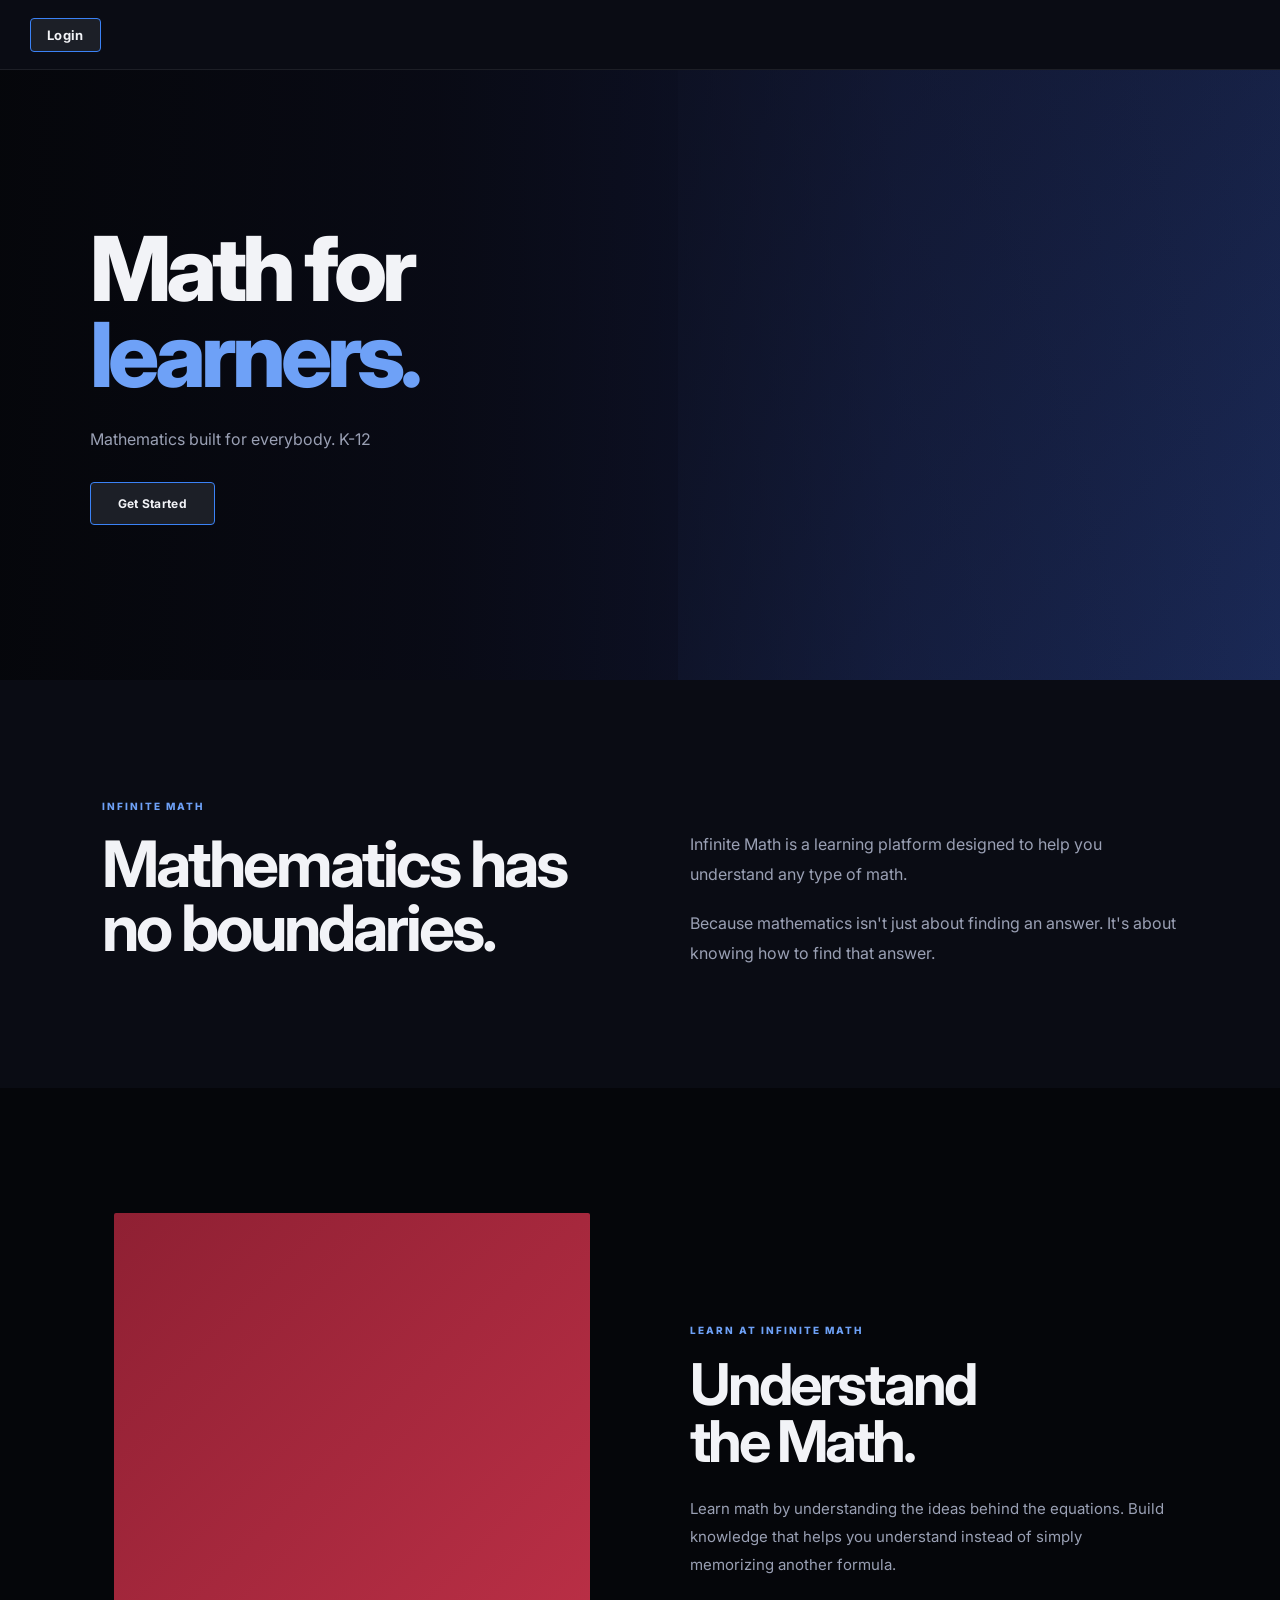
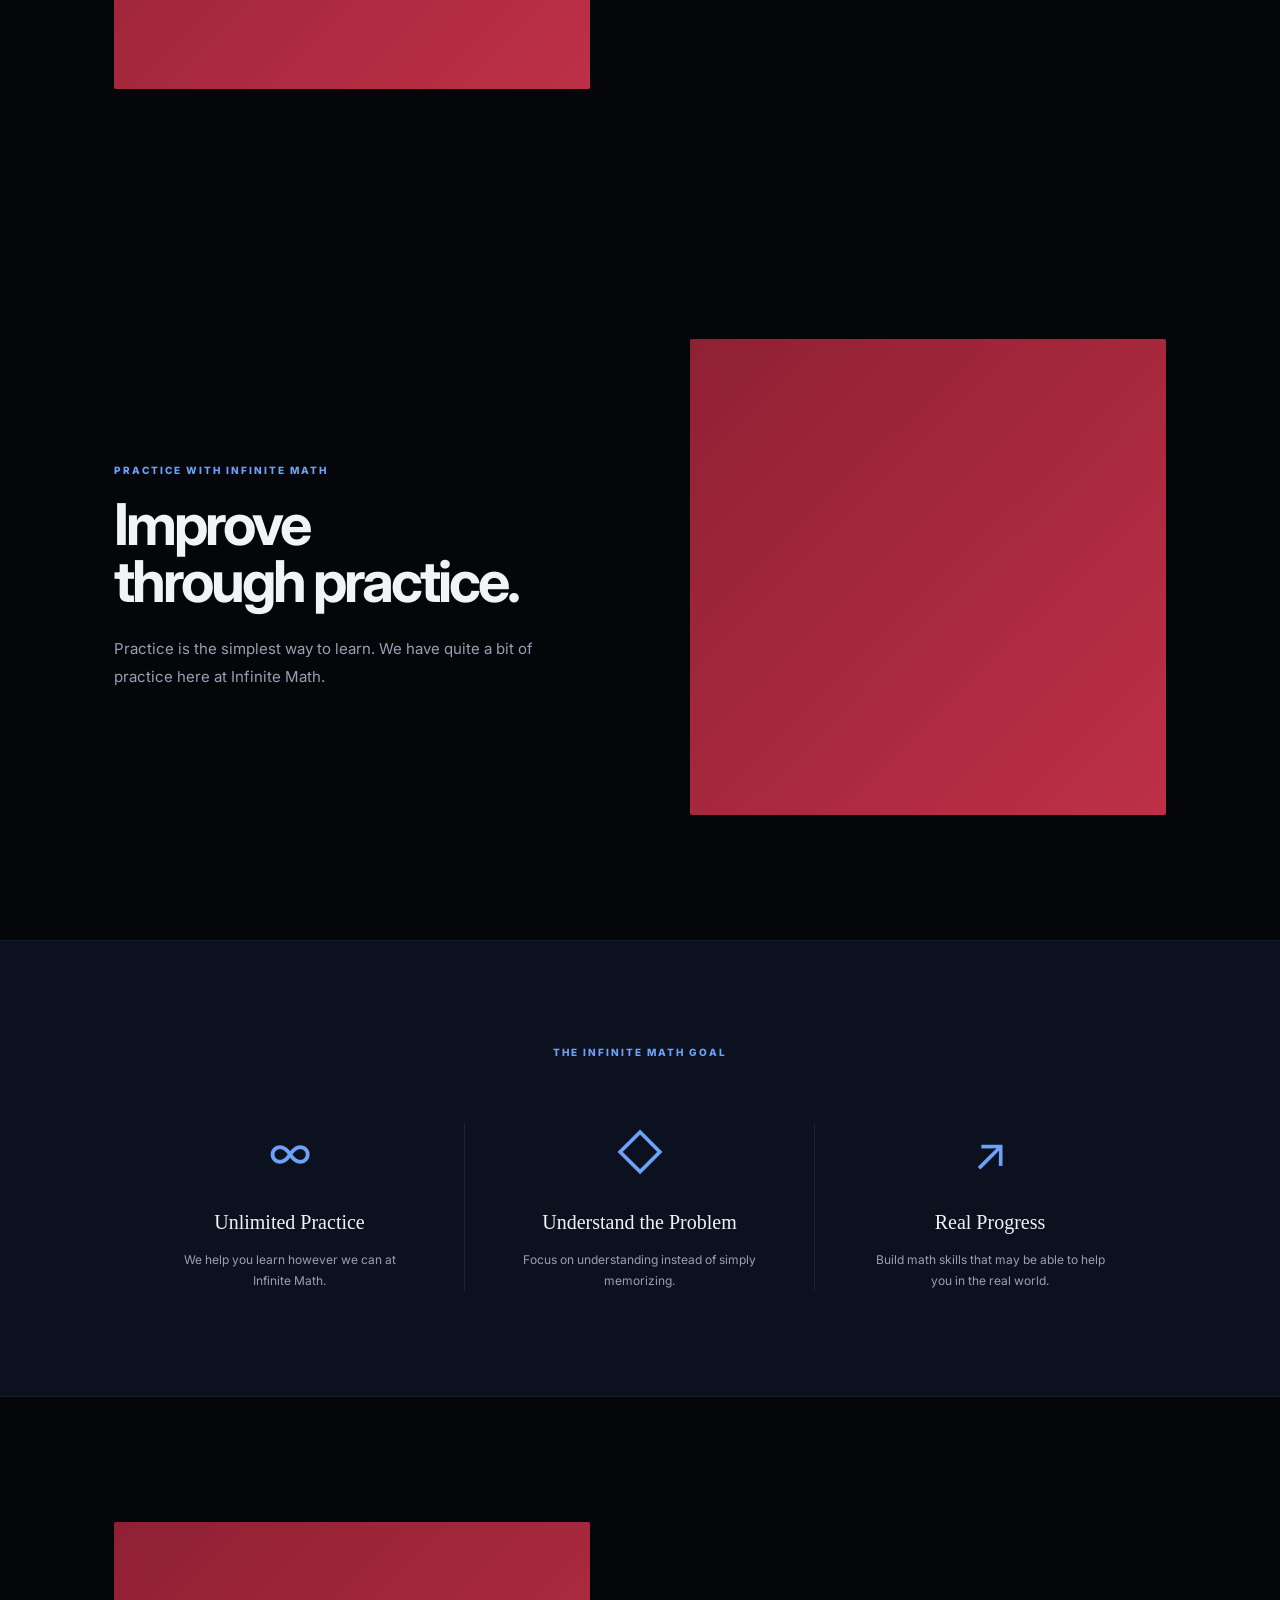
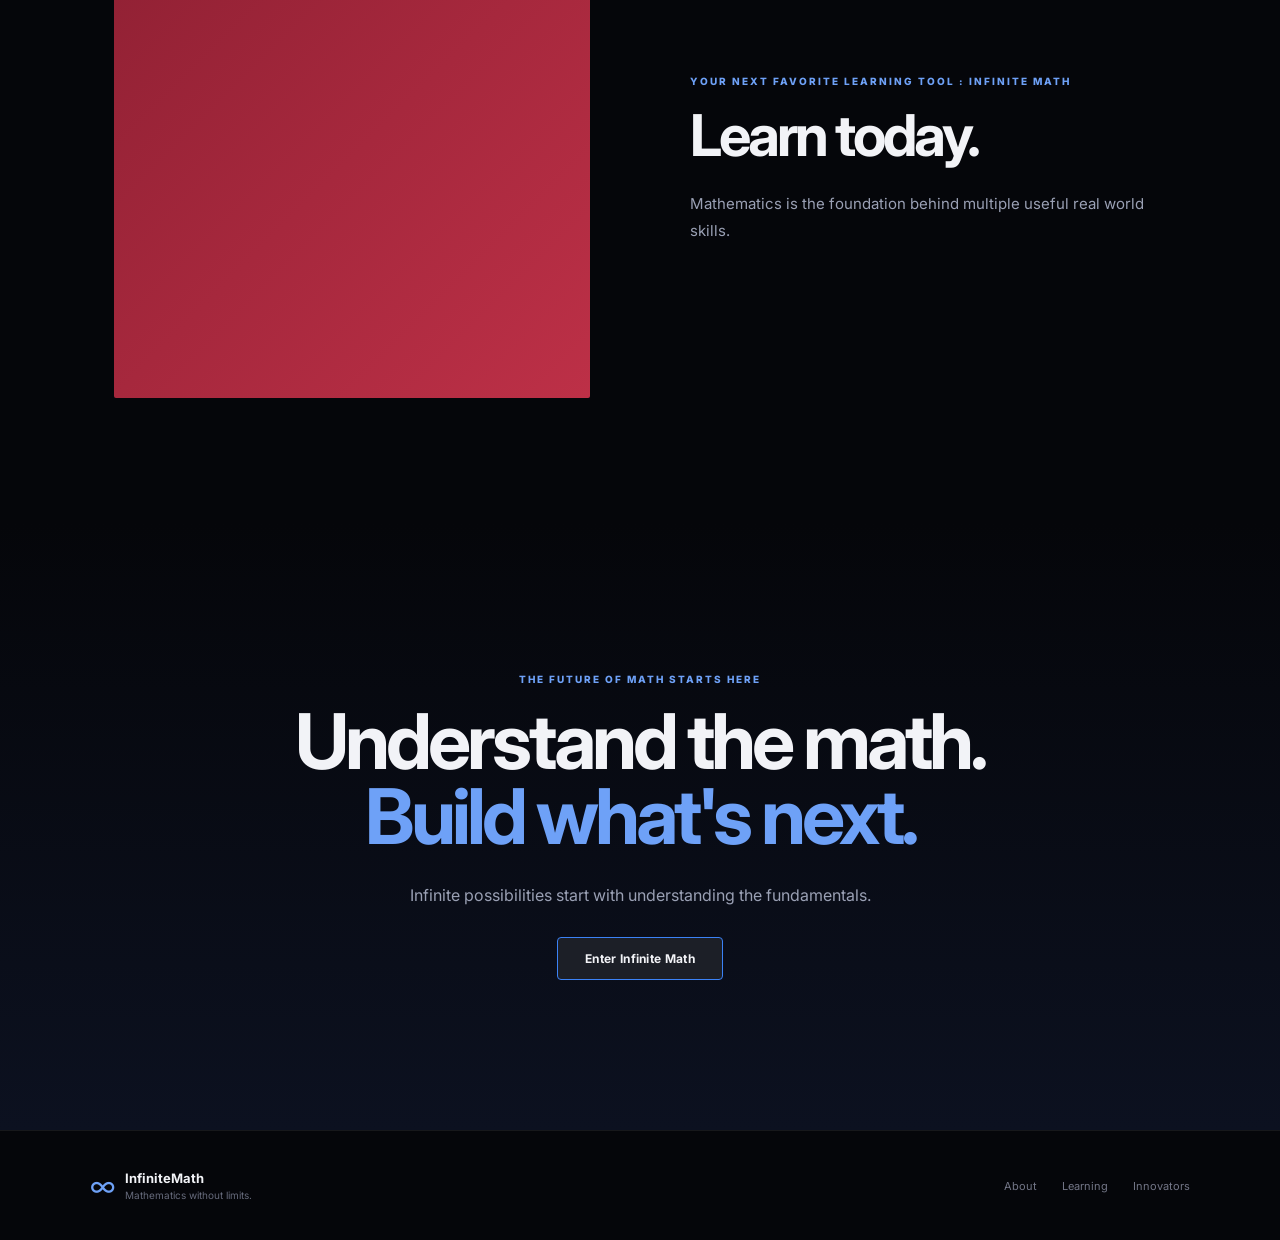
<file: index.html>
<!DOCTYPE html>

<html lang="en">
  <head>
    <meta charset="UTF-8" />
    <meta name="viewport" content="width=device-width, initial-scale=1.0" />

    <title>Infinite Math</title>

    <link rel="stylesheet" href="style.css" />
  </head>

  <body>
    <header class="navbar">
      <a href="login.html" class="login-link">Login</a>
    </header>

    <section class="hero">
      <div class="hero-image"></div>
      <div class="hero-dark"></div>

      <div class="hero-content">
        <div class="hero-text">
          <h1>
            Math for<br />
            <span>learners.</span>
          </h1>

          <p>Mathematics built for everybody. K-12</p>

          <button
            class="btn hero-button"
            onclick="window.location.href='login.html'"
          >
            Get Started
          </button>
        </div>

        <div class="hero-picture red-image"></div>
      </div>
    </section>

    <section class="intro" id="about">
      <div class="intro-inner">
        <div class="intro-title">
          <p class="label">INFINITE MATH</p>

          <h2>
            Mathematics has<br />
            no boundaries.
          </h2>
        </div>

        <div class="intro-description">
          <p>
            Infinite Math is a learning platform designed to help you understand
            any type of math.
          </p>

          <p>
            Because mathematics isn't just about finding an answer. It's about
            knowing how to find that answer.
          </p>
        </div>
      </div>
    </section>

    <section class="feature" id="learning">
      <div class="feature-image red-image"></div>

      <div class="feature-text">
        <p class="label">LEARN AT INFINITE MATH</p>

        <h2>
          Understand<br />
          the Math.
        </h2>

        <p class="description">
          Learn math by understanding the ideas behind the equations. Build
          knowledge that helps you understand instead of simply memorizing
          another formula.
        </p>
      </div>
    </section>

    <section class="feature reverse">
      <div class="feature-text">
        <p class="label">PRACTICE WITH INFINITE MATH</p>

        <h2>
          Improve<br />
          through practice.
        </h2>

        <p class="description">
          Practice is the simplest way to learn. We have quite a bit of practice
          here at Infinite Math.
        </p>
      </div>

      <div class="feature-image red-image"></div>
    </section>

    <section class="principles">
      <p class="label">THE INFINITE MATH GOAL</p>

      <div class="principle-row">
        <div class="principle">
          <div class="principle-icon">∞</div>

          <h3>Unlimited Practice</h3>

          <p>We help you learn however we can at Infinite Math.</p>
        </div>

        <div class="principle">
          <div class="principle-icon">◇</div>

          <h3>Understand the Problem</h3>

          <p>Focus on understanding instead of simply memorizing.</p>
        </div>

        <div class="principle">
          <div class="principle-icon">↗</div>

          <h3>Real Progress</h3>

          <p>
            Build math skills that may be able to help you in the real world.
          </p>
        </div>
      </div>
    </section>

    <section class="feature" id="innovators">
      <div class="feature-image red-image"></div>

      <div class="feature-text">
        <p class="label">YOUR NEXT FAVORITE LEARNING TOOL : INFINITE MATH</p>

        <h2>Learn today.<br /></h2>

        <p class="description">
          Mathematics is the foundation behind multiple useful real world
          skills.
        </p>
      </div>
    </section>

    <section class="closing">
      <p class="label">THE FUTURE OF MATH STARTS HERE</p>

      <h2>
        Understand the math.<br />
        <span>Build what's next.</span>
      </h2>

      <p>Infinite possibilities start with understanding the fundamentals.</p>

      <button
        class="btn closing-button"
        onclick="window.location.href='login.html'"
      >
        Enter Infinite Math
      </button>
    </section>

    <footer id="contact">
      <div class="footer-brand">
        <span class="footer-infinity">∞</span>

        <div>
          <strong>InfiniteMath</strong>
          <small>Mathematics without limits.</small>
        </div>
      </div>

      <div class="footer-links">
        <a href="#about">About</a>
        <a href="#learning">Learning</a>
        <a href="#innovators">Innovators</a>
      </div>
    </footer>
  </body>
</html>
</file>
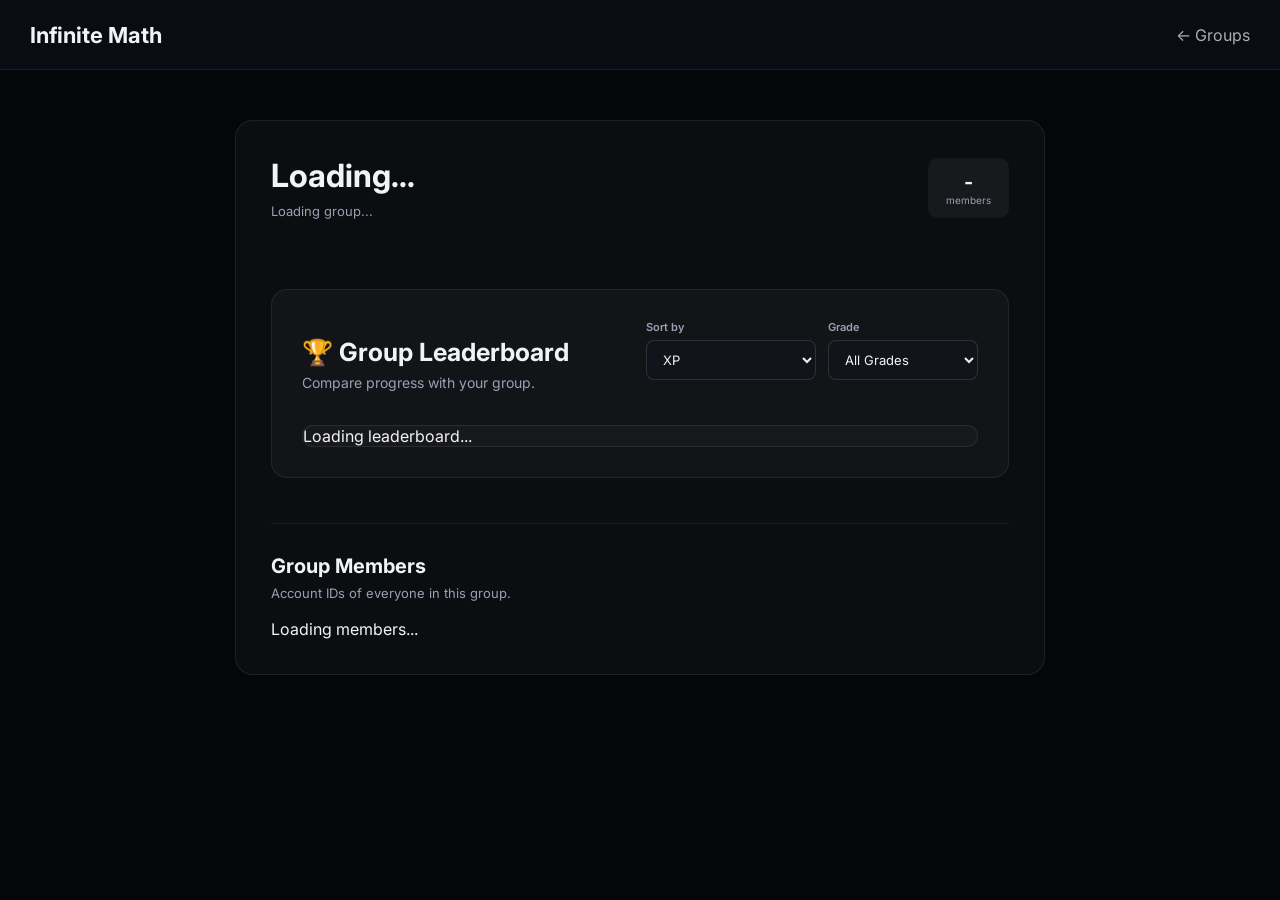
<file: group.html>
<!DOCTYPE html>

<html lang="en">
  <head>
    <meta charset="UTF-8" />

    <meta name="viewport" content="width=device-width, initial-scale=1.0" />

    <title>Group - Infinite Math</title>

    <link rel="stylesheet" href="style.css" />
  </head>

  <body>
    <nav class="navbar">
      <div class="navbar-left">
        <a href="home.html" class="logo"> Infinite Math </a>
      </div>

      <div class="navbar-right">
        <a href="create-join-groups.html" class="back-button"> ← Groups </a>
      </div>
    </nav>

    <main class="group-page-container">
      <div class="group-page-card">
        <div class="group-heading">
          <div>
            <h1 id="groupName">Loading...</h1>

            <p id="groupCode">Loading group...</p>
          </div>

          <div class="group-member-count">
            <strong id="memberCount"> - </strong>

            <span>members</span>
          </div>
        </div>

        <!-- GROUP LEADERBOARD -->

        <section class="leaderboard-section group-leaderboard-section">
          <div class="leaderboard-header">
            <div>
              <h2>🏆 Group Leaderboard</h2>

              <p>Compare progress with your group.</p>
            </div>

            <div class="leaderboard-controls">
              <div>
                <label for="groupSort"> Sort by </label>

                <select id="groupSort">
                  <option value="xp">XP</option>

                  <option value="lessonsCompleted">Lessons Completed</option>
                </select>
              </div>

              <div>
                <label for="groupGrade"> Grade </label>

                <select id="groupGrade">
                  <option value="all">All Grades</option>

                  <option value="K">Kindergarten</option>

                  <option value="1">Grade 1</option>

                  <option value="2">Grade 2</option>

                  <option value="3">Grade 3</option>

                  <option value="4">Grade 4</option>

                  <option value="5">Grade 5</option>

                  <option value="6">Grade 6</option>

                  <option value="7">Grade 7</option>

                  <option value="8">Grade 8</option>

                  <option value="9">Grade 9</option>

                  <option value="10">Grade 10</option>

                  <option value="11">Grade 11</option>

                  <option value="12">Grade 12</option>
                </select>
              </div>
            </div>
          </div>

          <div id="groupLeaderboard" class="leaderboard">
            Loading leaderboard...
          </div>
        </section>

        <!-- MEMBER ACCOUNT IDS -->

        <section class="group-members-section">
          <h2>Group Members</h2>

          <p>Account IDs of everyone in this group.</p>

          <div id="groupMembersList">Loading members...</div>
        </section>
      </div>
    </main>

    <script type="module" src="group.js"></script>
  </body>
</html>
</file>
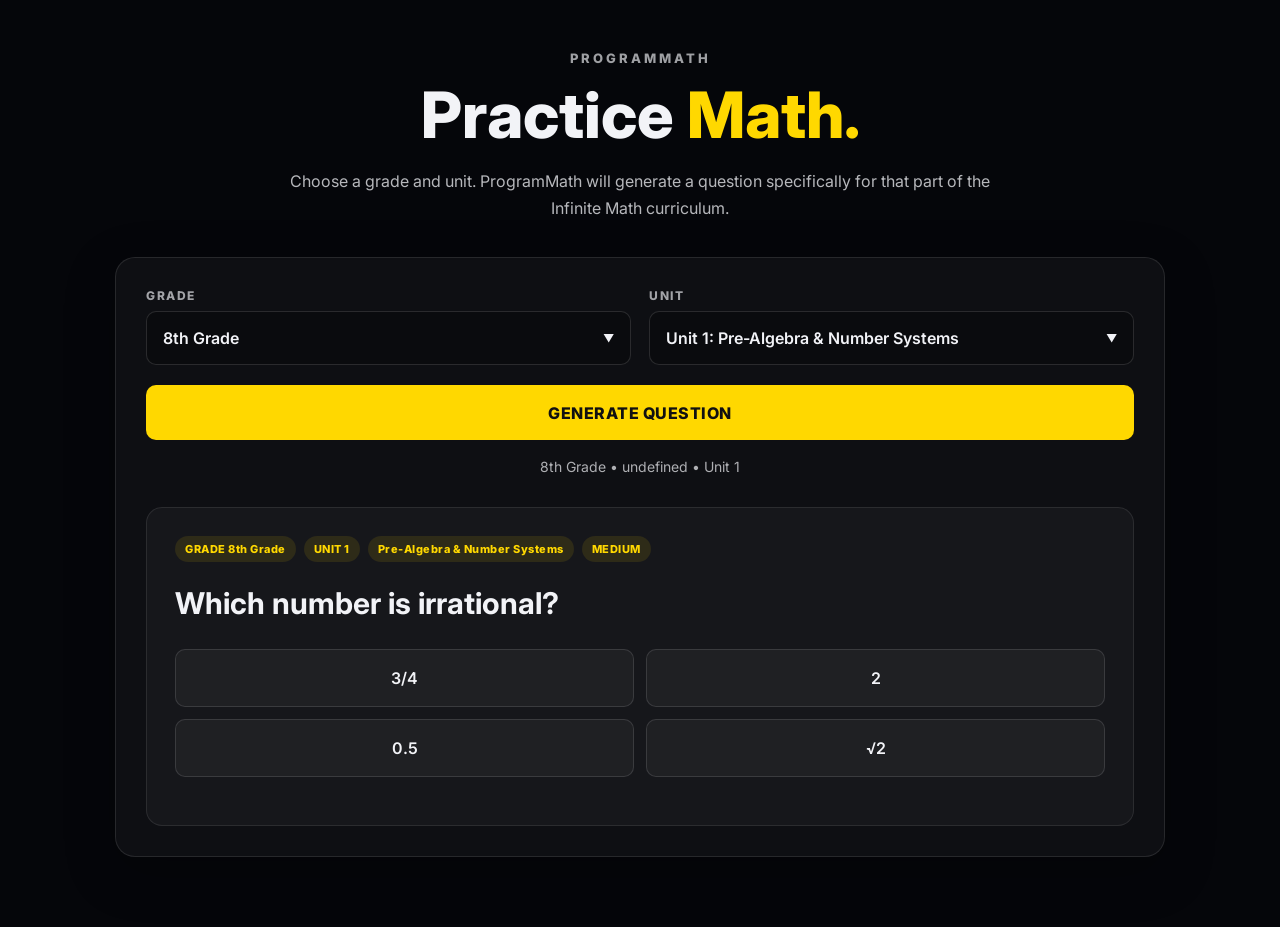
<file: programmath-demo.html>
<!DOCTYPE html>
<html lang="en">
  <head>
    <meta charset="UTF-8" />
    <meta name="viewport" content="width=device-width, initial-scale=1.0" />

    <title>ProgramMath - Infinite Math</title>

    <!-- Use Infinite Math's main stylesheet -->
    <link rel="stylesheet" href="style.css" />
  </head>

  <body>
    <main class="programmath-page">
      <div class="programmath-container">
        <header class="programmath-hero">
          <div class="programmath-label">PROGRAMMATH</div>

          <h1>Practice <span>Math.</span></h1>

          <p>
            Choose a grade and unit. ProgramMath will generate a question
            specifically for that part of the Infinite Math curriculum.
          </p>
        </header>

        <section class="programmath-card">
          <div class="programmath-controls">
            <!-- GRADE -->
            <div class="programmath-field">
              <label for="gradeButton">GRADE</label>

              <div class="programmath-select" id="gradeSelect">
                <button
                  class="programmath-select-button"
                  id="gradeButton"
                  type="button"
                  aria-expanded="false"
                >
                  <span id="gradeText">Loading grades...</span>
                  <span class="programmath-select-arrow">▼</span>
                </button>

                <div class="programmath-select-menu" id="gradeMenu"></div>
              </div>
            </div>

            <!-- UNIT -->
            <div class="programmath-field">
              <label for="unitButton">UNIT</label>

              <div class="programmath-select" id="unitSelect">
                <button
                  class="programmath-select-button"
                  id="unitButton"
                  type="button"
                  aria-expanded="false"
                >
                  <span id="unitText">Loading units...</span>
                  <span class="programmath-select-arrow">▼</span>
                </button>

                <div class="programmath-select-menu" id="unitMenu"></div>
              </div>
            </div>
          </div>

          <button
            class="programmath-generate"
            id="generateButton"
            type="button"
          >
            GENERATE QUESTION
          </button>

          <div class="programmath-status" id="status"></div>

          <div id="questionArea"></div>
        </section>
      </div>
    </main>

    <script src="ProgramMath.js"></script>

    <script>
      (() => {
        "use strict";

        const $ = (id) => document.getElementById(id);

        const gradeSelect = $("gradeSelect");
        const unitSelect = $("unitSelect");

        const gradeButton = $("gradeButton");
        const unitButton = $("unitButton");

        const gradeMenu = $("gradeMenu");
        const unitMenu = $("unitMenu");

        const gradeText = $("gradeText");
        const unitText = $("unitText");

        const generateButton = $("generateButton");

        const questionArea = $("questionArea");
        const status = $("status");

        let grade = "8";
        let unit = 1;

        let currentQuestion = null;

        function escapeHTML(value) {
          return String(value)
            .replace(/&/g, "&amp;")
            .replace(/</g, "&lt;")
            .replace(/>/g, "&gt;")
            .replace(/"/g, "&quot;")
            .replace(/'/g, "&#039;");
        }

        /* =========================================
           DROPDOWNS
        ========================================= */

        function closeMenus() {
          document
            .querySelectorAll(".programmath-select.is-open")
            .forEach((select) => {
              select.classList.remove("is-open");

              const button = select.querySelector(".programmath-select-button");

              if (button) {
                button.setAttribute("aria-expanded", "false");
              }
            });
        }

        function toggleMenu(select, button) {
          const currentlyOpen = select.classList.contains("is-open");

          closeMenus();

          if (!currentlyOpen) {
            select.classList.add("is-open");
            button.setAttribute("aria-expanded", "true");
          }
        }

        /* =========================================
           GRADE DROPDOWN
        ========================================= */

        function renderGrades() {
          gradeMenu.innerHTML = "";

          const grades = ProgramMath.listGrades();

          grades.forEach((g) => {
            const option = document.createElement("button");

            option.type = "button";
            option.className =
              "programmath-option" +
              (String(g.id) === String(grade) ? " selected" : "");

            option.innerHTML = `
              <span>${escapeHTML(g.label)}</span>
              <small>${g.course}</small>
            `;

            option.addEventListener("click", (event) => {
              event.stopPropagation();

              grade = String(g.id);

              gradeText.textContent = g.label;

              closeMenus();

              renderGrades();
              renderUnits();

              questionArea.innerHTML = "";

              status.textContent = `${g.label} selected. Choose a unit or generate a question.`;
            });

            gradeMenu.appendChild(option);
          });

          const selectedGrade = grades.find(
            (g) => String(g.id) === String(grade)
          );

          if (selectedGrade) {
            gradeText.textContent = selectedGrade.label;
          }
        }

        /* =========================================
           UNIT DROPDOWN
        ========================================= */

        function renderUnits() {
          unitMenu.innerHTML = "";

          const units = ProgramMath.getUnits(grade);

          if (!units.length) {
            unit = null;

            unitText.textContent = "No units available";

            return;
          }

          if (!units.some((u) => Number(u.id) === Number(unit))) {
            unit = Number(units[0].id);
          }

          const selected = units.find((u) => Number(u.id) === Number(unit));

          unitText.textContent = `Unit ${selected.id}: ${selected.title}`;

          units.forEach((u) => {
            const option = document.createElement("button");

            option.type = "button";

            option.className =
              "programmath-option" +
              (Number(u.id) === Number(unit) ? " selected" : "");

            option.innerHTML = `
              <span>Unit ${u.id}: ${escapeHTML(u.title)}</span>
              <small>${escapeHTML(u.description)}</small>
            `;

            option.addEventListener("click", (event) => {
              event.stopPropagation();

              unit = Number(u.id);

              unitText.textContent = `Unit ${u.id}: ${u.title}`;

              closeMenus();

              renderUnits();

              questionArea.innerHTML = "";

              status.textContent = `${u.questionCount} generated question type${
                u.questionCount === 1 ? "" : "s"
              } available for this unit.`;
            });

            unitMenu.appendChild(option);
          });
        }

        /* =========================================
           GENERATE
        ========================================= */

        function generate() {
          try {
            currentQuestion = ProgramMath.randomQuestion(grade, unit);

            renderQuestion();

            status.textContent =
              `${currentQuestion.gradeLabel} • ` +
              `${currentQuestion.course} • ` +
              `Unit ${currentQuestion.unit}`;
          } catch (error) {
            currentQuestion = null;

            questionArea.innerHTML = `
              <div class="programmath-error">
                ${escapeHTML(error.message)}
              </div>
            `;

            status.textContent = "";
          }
        }

        /* =========================================
           RENDER QUESTION
        ========================================= */

        function renderQuestion() {
          const q = currentQuestion;

          questionArea.innerHTML = `
            <article class="programmath-question">

              <div class="programmath-tags">

                <span class="programmath-tag">
                  GRADE ${escapeHTML(q.gradeLabel)}
                </span>

                <span class="programmath-tag">
                  UNIT ${escapeHTML(q.unit)}
                </span>

                <span class="programmath-tag">
                  ${escapeHTML(q.unitTitle)}
                </span>

                <span class="programmath-tag">
                  ${escapeHTML(q.difficulty.toUpperCase())}
                </span>

              </div>

              <h2>
                ${escapeHTML(q.prompt)}
              </h2>

              <div class="programmath-choices">

                ${q.choices
                  .map(
                    (choice, index) => `
                      <button
                        type="button"
                        class="programmath-choice"
                        data-index="${index}"
                      >
                        ${escapeHTML(choice)}
                      </button>
                    `
                  )
                  .join("")}

              </div>

              <div
                class="programmath-feedback"
                id="feedback"
              ></div>

              <div
                class="programmath-explanation"
                id="explanation"
              ></div>

            </article>
          `;

          document.querySelectorAll(".programmath-choice").forEach((button) => {
            button.addEventListener("click", () => {
              answer(Number(button.dataset.index));
            });
          });
        }

        /* =========================================
           ANSWER
        ========================================= */

        function answer(index) {
          if (!currentQuestion) return;

          const buttons = [...document.querySelectorAll(".programmath-choice")];

          const selected = currentQuestion.choices[index];

          const correct = selected === currentQuestion.answer;

          const feedback = $("feedback");
          const explanation = $("explanation");

          buttons.forEach((button) => {
            button.disabled = true;

            const buttonIndex = Number(button.dataset.index);

            if (
              currentQuestion.choices[buttonIndex] === currentQuestion.answer
            ) {
              button.classList.add("correct");
            }
          });

          if (correct) {
            feedback.className = "programmath-feedback correct";

            feedback.textContent = "Correct!";
          } else {
            const selectedButton = document.querySelector(
              `.programmath-choice[data-index="${index}"]`
            );

            if (selectedButton) {
              selectedButton.classList.add("wrong");
            }

            feedback.className = "programmath-feedback wrong";

            feedback.textContent = `Incorrect. The answer is ${currentQuestion.answer}.`;
          }

          explanation.textContent = currentQuestion.explanation || "";
        }

        /* =========================================
           EVENTS
        ========================================= */

        gradeButton.addEventListener("click", (event) => {
          event.stopPropagation();

          toggleMenu(gradeSelect, gradeButton);
        });

        unitButton.addEventListener("click", (event) => {
          event.stopPropagation();

          toggleMenu(unitSelect, unitButton);
        });

        document.addEventListener("click", closeMenus);

        document.addEventListener("keydown", (event) => {
          if (event.key === "Escape") {
            closeMenus();
          }
        });

        generateButton.addEventListener("click", generate);

        /* =========================================
           START
        ========================================= */

        if (!window.ProgramMath) {
          status.innerHTML = `
            <div class="programmath-error">
              ProgramMath.js did not load.
              Make sure ProgramMath.js is in the same folder
              as this HTML file.
            </div>
          `;

          generateButton.disabled = true;

          return;
        }

        renderGrades();
        renderUnits();
        generate();
      })();
    </script>
  </body>
</html>
</file>
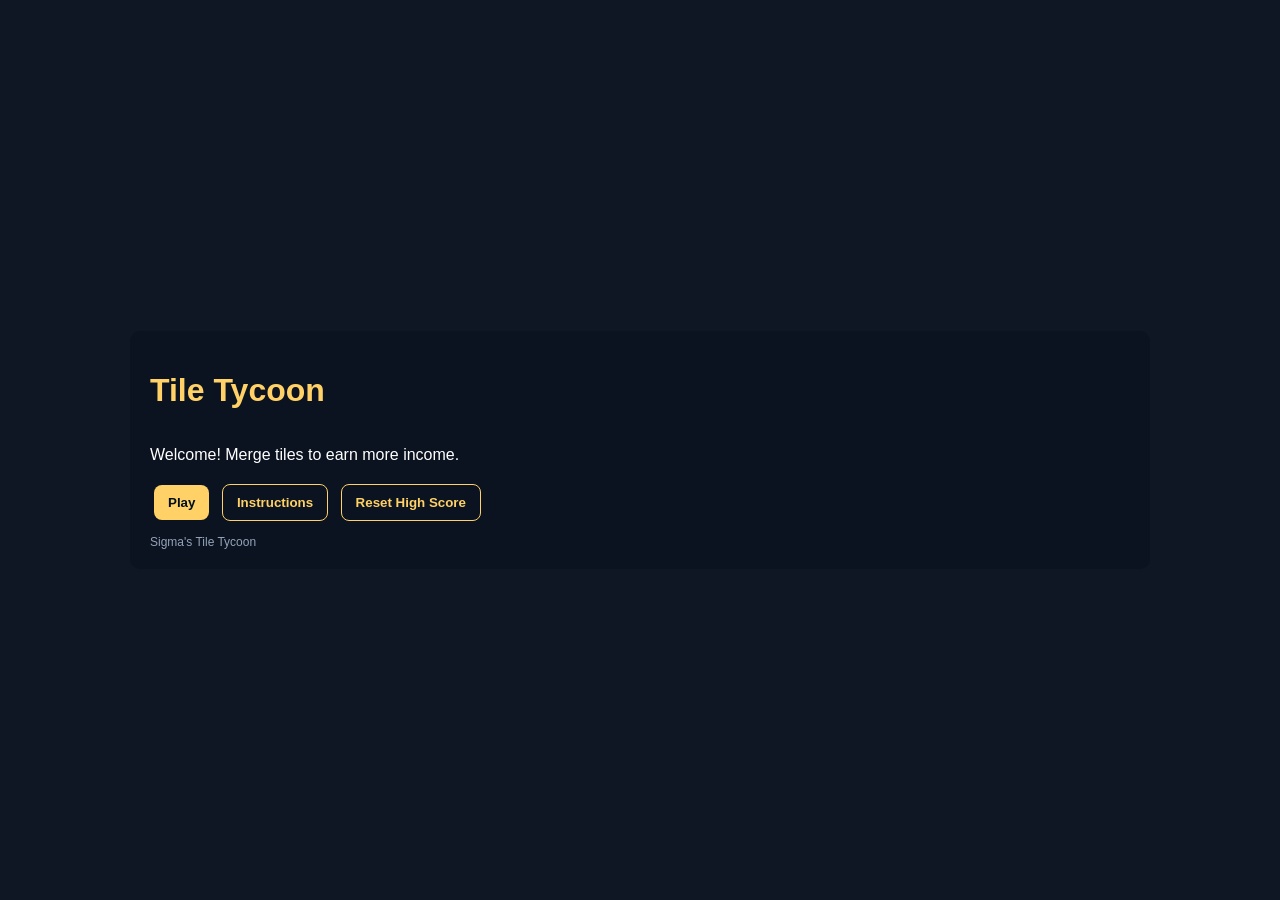
<file: tiletycoon.html>
<!DOCTYPE html>
<html lang="en">
  <head>
    <meta charset="UTF-8" />
    <meta name="viewport" content="width=device-width,initial-scale=1.0" />
    <title>Tile Tycoon</title>
    <style>
      :root {
        --tile-size: 72px;
        --gap: 10px;
        --accent: #ffd166;
        --bg: #0f1724;
        --panel: #0b1220;
        --muted: #94a3b8;
        --glass: rgba(255, 255, 255, 0.04);
      }
      body {
        margin: 0;
        font-family: sans-serif;
        background: #0f1724;
        color: #fff;
      }
      .center {
        display: flex;
        justify-content: center;
        align-items: center;
        height: 100vh;
      }
      .app {
        width: 980px;
        background: var(--panel);
        padding: 20px;
        border-radius: 10px;
      }
      header {
        display: flex;
        justify-content: space-between;
        align-items: center;
        margin-bottom: 12px;
      }
      header h1 {
        color: var(--accent);
      }
      .page {
        display: none;
      }
      .page.active {
        display: block;
      }
      .btn {
        padding: 10px 14px;
        border: none;
        border-radius: 8px;
        background: var(--accent);
        color: #001018;
        font-weight: 700;
        cursor: pointer;
        margin: 4px;
      }
      .btn.secondary {
        background: transparent;
        border: 1px solid #ffd166;
        color: #ffd166;
      }
      .grid {
        display: grid;
        grid-template-columns: repeat(5, var(--tile-size));
        grid-template-rows: repeat(5, var(--tile-size));
        gap: var(--gap);
      }
      .cell {
        background: rgba(255, 255, 255, 0.02);
        display: flex;
        justify-content: center;
        align-items: center;
        border-radius: 8px;
        cursor: pointer;
        position: relative;
      }
      .tile {
        width: 90%;
        height: 90%;
        display: flex;
        flex-direction: column;
        align-items: center;
        justify-content: center;
        border-radius: 6px;
        font-weight: bold;
        font-size: 16px;
      }
      .tile.l1 {
        background: #ffd9b3;
      }
      .tile.l2 {
        background: #fff3b0;
      }
      .tile.l3 {
        background: #c8f7b2;
      }
      .tile.l4 {
        background: #bfe6ff;
      }
      .tile.l5 {
        background: #d8b4ff;
      }
      .tile.l6 {
        background: #ffb4c6;
      }
      .tile.l7 {
        background: #ffcf7a;
      }
      .tile.l8 {
        background: #b8f2e6;
      }
      .tile.l9 {
        background: #ffe6a7;
      }
      .tile.l10 {
        background: #fbe8ff;
      }
      .tile.l11 {
        background: #ffb8b8;
      }
      .tile.l12 {
        background: #ffd1a7;
      }
      .tile.l13 {
        background: #fff5b3;
      }
      .tile.l14 {
        background: #c8f7b2;
      }
      .tile.l15 {
        background: #bfe6ff;
      }
      .tile.l16 {
        background: #d8b4ff;
      }
      .tile.l17 {
        background: #ffb4c6;
      }
      .tile.l18 {
        background: #ffcf7a;
      }
      .tile.l19 {
        background: #b8f2e6;
      }
      .tile.l20 {
        background: #000;
        color: #fff;
      }
      .tile .lvl {
        font-size: 12px;
        color: rgba(0, 0, 0, 0.5);
      }
      .stat {
        margin: 4px;
        padding: 4px 8px;
        background: var(--glass);
        border-radius: 6px;
      }
      .controls {
        margin: 10px 0;
      }
      .footer {
        margin-top: 10px;
        font-size: 12px;
        color: var(--muted);
      }
    </style>
  </head>
  <body>
    <div class="center">
      <div class="app">
        <header><h1>Tile Tycoon</h1></header>

        <!-- MENU -->
        <div id="menu" class="page active">
          <p>Welcome! Merge tiles to earn more income.</p>
          <button class="btn" id="playBtn">Play</button>
          <button class="btn secondary" id="instructionsBtn">
            Instructions
          </button>
          <button class="btn secondary" id="resetHighBtn">
            Reset High Score
          </button>
        </div>

        <!-- INSTRUCTIONS -->
        <div id="instructions" class="page">
          <h3>Instructions</h3>
          <ol>
            <li>Click a tile to select, then another tile.</li>
            <li>Empty tile: move. Same level: merge. Different: swap.</li>
            <li>Buy new tiles using score.</li>
            <li>Reach level 20 for a surprise!</li>
            <li>You can save your game and restore with a code.</li>
          </ol>
          <button class="btn" id="backFromInstr">Back</button>
        </div>

        <!-- GAME -->
        <div id="game" class="page">
          <div class="stat">Score: <span id="score">0</span></div>
          <div class="stat">Income/sec: <span id="income">0</span></div>
          <div class="stat">Tiles: <span id="tileCount">0</span>/25</div>
          <div class="stat">High: <span id="highScore">0</span></div>
          <div class="controls">
            <button class="btn" id="buyBtn">Buy Tile (10)</button>
            <button class="btn secondary" id="menuBackBtn">Menu</button>
            <button class="btn" id="saveBtn">Save / Load Code</button>
            <button class="btn" id="newGameBtn">New Game</button>
          </div>
          <div class="grid" id="grid"></div>
        </div>
        <div class="footer">Sigma's Tile Tycoon</div>
      </div>
    </div>

    <script>
      (() => {
        const ROWS = 5,
          COLS = 5,
          MAX = 20;
        let board = [],
          score = 0,
          selected = -1,
          tileIncome = 0,
          highScore = Number(localStorage.getItem("tt_high") || "0");

        const grid = document.getElementById("grid");
        const scoreEl = document.getElementById("score");
        const incomeEl = document.getElementById("income");
        const tileCountEl = document.getElementById("tileCount");
        const highScoreEl = document.getElementById("highScore");

        function initBoard() {
          board = Array(ROWS * COLS).fill(null);
          for (let i = 0; i < 3; i++) {
            placeRandom(1);
          }
          updateUI();
        }

        function placeRandom(level) {
          let empty = board
            .map((v, i) => (v === null ? i : null))
            .filter((v) => v !== null);
          if (empty.length === 0) return false;
          let idx = empty[Math.floor(Math.random() * empty.length)];
          board[idx] = { level: level };
          return true;
        }

        function updateUI() {
          grid.innerHTML = "";
          board.forEach((tile, i) => {
            let cell = document.createElement("div");
            cell.className = "cell";
            cell.dataset.index = i;
            if (tile) {
              let t = document.createElement("div");
              t.className = "tile l" + tile.level;
              t.innerHTML = tile.level + '<div class="lvl">Lvl</div>';
              cell.appendChild(t);
            }
            cell.addEventListener("click", () => onCellClick(i));
            grid.appendChild(cell);
          });
          let tileCount = board.filter((v) => v !== null).length;
          tileCountEl.innerText = tileCount;
          scoreEl.innerText = score;
          tileIncome = board.reduce(
            (a, v) => (v ? a + Math.pow(2, v.level - 1) : a),
            0
          );
          incomeEl.innerText = tileIncome;
          highScoreEl.innerText = highScore;
        }

        function onCellClick(idx) {
          if (selected === -1) {
            selected = idx;
            highlight();
            return;
          }
          if (selected === idx) {
            selected = -1;
            highlight();
            return;
          }
          let t1 = board[selected],
            t2 = board[idx];
          if (t1 && t2 && t1.level === t2.level) {
            t2.level++;
            if (t2.level === MAX) {
              alert("Do you have a life?");
            }
            board[selected] = null;
          } else {
            board[selected] = t2;
            board[idx] = t1;
          }
          selected = -1;
          highlight();
          updateUI();
        }

        function highlight() {
          Array.from(grid.children).forEach((c, i) => {
            c.style.outline = i === selected ? "3px solid yellow" : "none";
          });
        }

        function buyTile() {
          if (score >= 10) {
            score -= 10;
            placeRandom(1);
            updateUI();
          }
        }

        function menuBack() {
          showPage("menu");
        }

        function showPage(id) {
          document
            .querySelectorAll(".page")
            .forEach((p) => p.classList.remove("active"));
          document.getElementById(id).classList.add("active");
        }

        function newGame() {
          score = 0;
          initBoard();
        }

        function saveLoad() {
          let code = prompt(
            "Enter save code to load, or leave empty to generate:"
          );
          if (code) {
            try {
              let data = JSON.parse(atob(code));
              score = data.score;
              board = data.board;
              updateUI();
              alert("Loaded!");
            } catch (e) {
              alert("Invalid code");
            }
          } else {
            let data = { score, board };
            let str = btoa(JSON.stringify(data));
            prompt("Copy this code:", str);
          }
        }

        function resetHigh() {
          if (confirm("Reset high score?")) {
            highScore = 0;
            localStorage.setItem("tt_high", 0);
            updateUI();
          }
        }

        document.getElementById("playBtn").onclick = () => {
          showPage("game");
          newGame();
        };
        document.getElementById("instructionsBtn").onclick = () =>
          showPage("instructions");
        document.getElementById("backFromInstr").onclick = () =>
          showPage("menu");
        document.getElementById("menuBackBtn").onclick = menuBack;
        document.getElementById("buyBtn").onclick = buyTile;
        document.getElementById("newGameBtn").onclick = newGame;
        document.getElementById("saveBtn").onclick = saveLoad;
        document.getElementById("resetHighBtn").onclick = resetHigh;

        initBoard();
        setInterval(() => {
          score += tileIncome;
          updateUI();
          if (score > highScore) {
            highScore = score;
            localStorage.setItem("tt_high", highScore);
          }
        }, 1000);
      })();
    </script>
  </body>
</html>
</file>
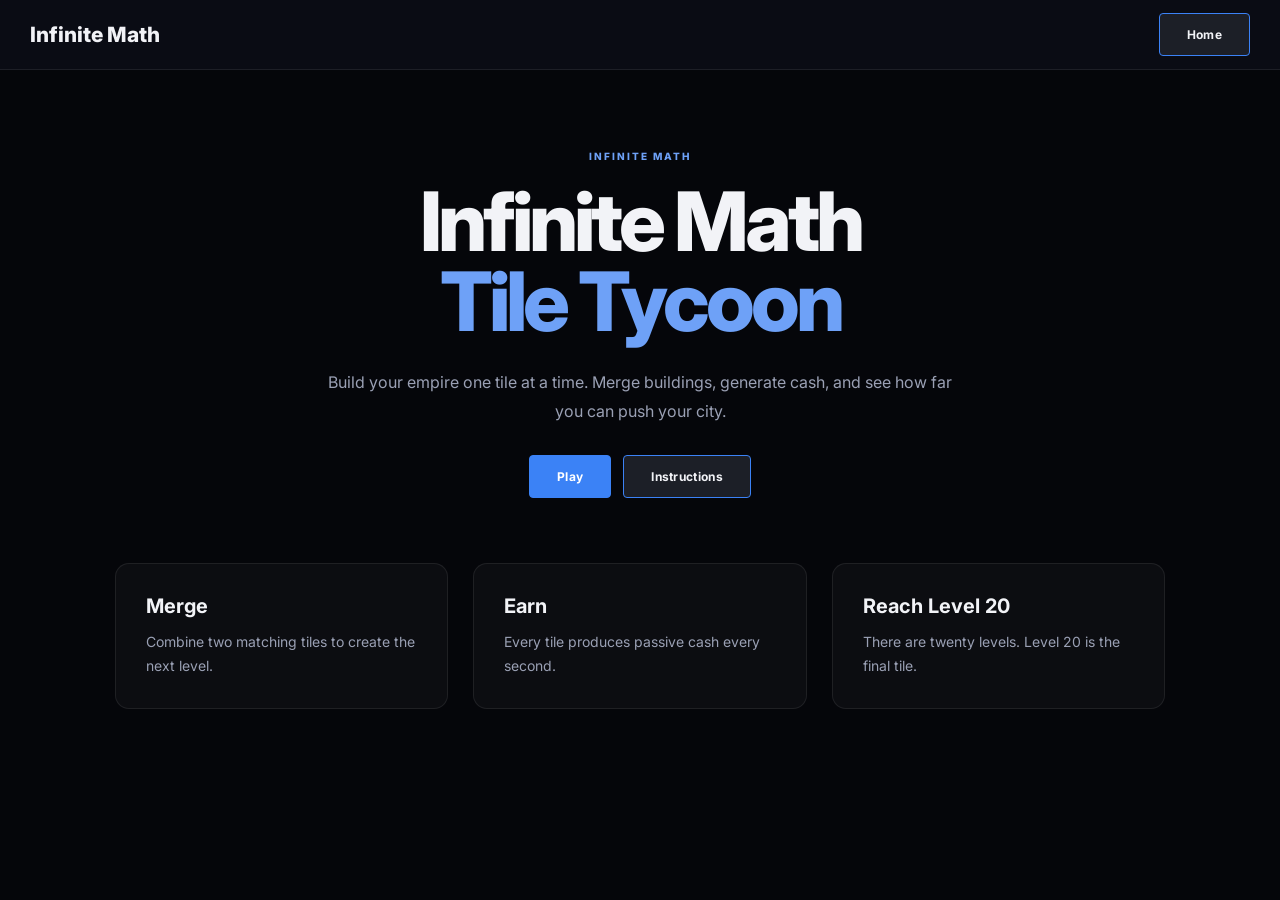
<file: tiletycoontest.html>
<!DOCTYPE html>

<html lang="en">
  <head>
    <meta charset="UTF-8" />
    <meta name="viewport" content="width=device-width, initial-scale=1.0" />

    <title>Infinite Math Tile Tycoon</title>

    <style>
      @import url("https://fonts.googleapis.com/css2?family=Inter:wght@400;500;600;700;800&display=swap");

      :root {
        --black: #05060a;
        --dark: #0a0c14;

        --navy-dark: #0c1120;
        --navy: #121a30;
        --navy-light: #1a2440;

        --text: #f2f3f7;
        --muted: #9aa0b4;

        --blue: #3b82f6;
        --blue-soft: #6ea1f7;

        --gray-btn: #1c1f27;
        --red: #b92b40;
      }

      * {
        margin: 0;
        padding: 0;
        box-sizing: border-box;
      }

      html,
      body {
        min-height: 100%;
      }

      body {
        font-family: "Inter", sans-serif;
        background: var(--black);
        color: var(--text);
        overflow-x: hidden;
      }

      button,
      input {
        font-family: inherit;
      }

      .navbar {
        height: 70px;
        display: flex;
        align-items: center;
        justify-content: space-between;
        padding: 0 30px;

        background: var(--dark);
        border-bottom: 1px solid rgba(255, 255, 255, 0.08);

        position: relative;
        z-index: 300;
      }

      .navbar-left {
        display: flex;
        align-items: center;
        gap: 12px;
      }

      .logo {
        color: var(--text);
        text-decoration: none;
        font-size: 21px;
        font-weight: 800;
      }

      .logo span {
        color: var(--blue-soft);
      }

      .navbar-right {
        display: flex;
        align-items: center;
      }

      .btn {
        border: 1px solid var(--blue);
        border-radius: 4px;

        background: var(--gray-btn);
        color: var(--text);

        font-size: 12px;
        font-weight: 700;
        letter-spacing: 0.3px;

        padding: 13px 27px;

        cursor: pointer;
        transition: background 0.2s, border-color 0.2s, transform 0.1s;
      }

      .btn:hover {
        background: #262a35;
        border-color: var(--blue-soft);
      }

      .btn:active {
        transform: translateY(1px);
      }

      .btn.primary {
        background: var(--blue);
        border-color: var(--blue);
        color: white;
      }

      .btn.primary:hover {
        background: #2563d9;
      }

      .btn.danger {
        border-color: var(--red);
        color: #ff7b8b;
      }

      .page {
        display: none;
      }

      .page.active {
        display: block;
      }

      .home-container {
        max-width: 1100px;
        margin: auto;
        padding: 80px 25px;
      }

      .home-hero {
        text-align: center;
        margin-bottom: 65px;
      }

      .home-hero .label {
        color: var(--blue-soft);
        font-size: 10px;
        font-weight: 800;
        letter-spacing: 2px;
        margin-bottom: 20px;
      }

      .home-hero h1 {
        font-size: clamp(45px, 7vw, 82px);
        line-height: 0.98;
        letter-spacing: -4px;
        font-weight: 800;
      }

      .home-hero h1 span {
        color: var(--blue-soft);
      }

      .home-hero p {
        max-width: 650px;
        margin: 25px auto 0;

        color: var(--muted);
        font-size: 16px;
        line-height: 1.8;
      }

      .home-buttons {
        margin-top: 30px;

        display: flex;
        justify-content: center;
        gap: 12px;
        flex-wrap: wrap;
      }

      .home-grid {
        display: grid;
        grid-template-columns: repeat(3, 1fr);
        gap: 25px;
      }

      .home-card {
        padding: 30px;

        background: rgba(255, 255, 255, 0.03);
        border: 1px solid rgba(255, 255, 255, 0.08);
        border-radius: 14px;
      }

      .home-card h2 {
        font-size: 20px;
        margin-bottom: 12px;
      }

      .home-card p {
        color: var(--muted);
        font-size: 14px;
        line-height: 1.7;
      }

      .instructions-container {
        max-width: 800px;
        margin: auto;
        padding: 60px 25px;
      }

      .instructions-card {
        background: rgba(255, 255, 255, 0.03);
        border: 1px solid rgba(255, 255, 255, 0.08);
        border-radius: 16px;
        padding: 35px;
      }

      .instructions-card h1 {
        margin-bottom: 25px;
      }

      .instructions-card ol {
        padding-left: 25px;
        color: var(--muted);
        line-height: 1.9;
      }

      .instructions-card li {
        margin-bottom: 8px;
      }

      .instructions-buttons {
        margin-top: 30px;
      }

      .game-container {
        width: 100%;
        max-width: 1400px;
        margin: auto;
        padding: 25px;
      }

      .game-header {
        display: flex;
        align-items: center;
        justify-content: space-between;
        gap: 15px;
        margin-bottom: 20px;
        flex-wrap: wrap;
      }

      .game-title h1 {
        font-size: 28px;
      }

      .game-title p {
        color: var(--muted);
        font-size: 12px;
        margin-top: 5px;
      }

      .game-actions {
        display: flex;
        gap: 8px;
        flex-wrap: wrap;
      }

      .hud {
        display: grid;
        grid-template-columns: repeat(4, minmax(130px, 1fr));
        gap: 10px;
        margin-bottom: 20px;
      }

      .stat {
        background: var(--navy);
        border: 1px solid rgba(255, 255, 255, 0.07);
        border-radius: 9px;
        padding: 14px;
        min-width: 0;
      }

      .stat-label {
        color: var(--muted);
        font-size: 10px;
        font-weight: 700;
        text-transform: uppercase;
        letter-spacing: 1px;
      }

      .stat-value {
        color: white;
        font-size: 20px;
        font-weight: 800;
        margin-top: 5px;

        overflow: hidden;
        text-overflow: ellipsis;
        white-space: nowrap;
      }

      .game-layout {
        display: grid;
        grid-template-columns:
          minmax(650px, 760px)
          minmax(250px, 1fr);

        gap: 25px;
        align-items: start;
      }

      .board-panel {
        background: var(--navy-dark);
        border: 1px solid rgba(255, 255, 255, 0.07);
        border-radius: 14px;
        padding: 20px;
        width: 100%;
      }

      .board {
        width: 100%;
        max-width: 720px;
        margin: auto;

        aspect-ratio: 1 / 1;

        display: grid;
        grid-template-columns: repeat(5, minmax(0, 1fr));
        grid-template-rows: repeat(5, minmax(0, 1fr));

        gap: 10px;
        overflow: hidden;
      }

      .cell {
        min-width: 0;
        min-height: 0;

        background: rgba(255, 255, 255, 0.025);
        border: 1px dashed rgba(255, 255, 255, 0.06);
        border-radius: 10px;

        display: flex;
        align-items: center;
        justify-content: center;

        position: relative;
        overflow: hidden;

        cursor: pointer;

        transition: border-color 0.12s, box-shadow 0.12s;
      }

      .cell:hover {
        border-color: rgba(110, 161, 247, 0.35);
      }

      .cell.selected {
        border: 3px solid rgba(110, 161, 247, 0.8);
        box-shadow: 0 0 0 3px rgba(59, 130, 246, 0.12);
      }

      .tile {
        width: 94%;
        height: 94%;

        border-radius: 9px;

        display: flex;
        flex-direction: column;
        align-items: center;
        justify-content: center;

        text-align: center;

        color: #000 !important;
        font-weight: 800;

        padding: 5px;

        overflow: hidden;
        user-select: none;

        box-shadow: 0 6px 18px rgba(0, 0, 0, 0.35);

        transition: transform 0.15s;
      }

      .tile:hover {
        transform: scale(1.025);
      }

      .tile-name {
        width: 100%;

        font-size: clamp(9px, 1.35vw, 19px);

        font-weight: 900;
        line-height: 1.05;

        white-space: normal;
        overflow-wrap: anywhere;
        word-break: normal;
      }

      .tile-level {
        margin-top: 5px;

        font-size: clamp(7px, 0.9vw, 12px);

        font-weight: 900;
        opacity: 0.75;
      }

      .level-1 {
        background: #ff9f1c;
      }

      .level-2 {
        background: #ffe600;
      }

      .level-3 {
        background: #39ff14;
      }

      .level-4 {
        background: #00e5ff;
      }

      .level-5 {
        background: #00a8ff;
      }

      .level-6 {
        background: #4169ff;
        color: white !important;
      }

      .level-7 {
        background: #8a2be2;
        color: white !important;
      }

      .level-8 {
        background: #ff29d9;
      }

      .level-9 {
        background: #ff3b30;
      }

      .level-10 {
        background: #ff6b00;
      }

      .level-11 {
        background: #7cff00;
      }

      .level-12 {
        background: #00ffd5;
      }

      .level-13 {
        background: #00b7ff;
      }

      .level-14 {
        background: #b45cff;
      }

      .level-15 {
        background: #808080;
      }

      .level-16 {
        background: #ff1744;
      }

      .level-17 {
        background: #ffd600;
      }

      .level-18 {
        background: #00e676;
      }

      .level-19 {
        background: #2979ff;
        color: white !important;
      }

      .level-20 {
        background: #ffffff;
      }

      .side-info {
        background: var(--navy-dark);

        border: 1px solid rgba(255, 255, 255, 0.07);
        border-radius: 14px;

        padding: 25px;
      }

      .side-info h2 {
        font-size: 20px;
        margin-bottom: 15px;
      }

      .side-info p {
        color: var(--muted);

        font-size: 13px;
        line-height: 1.7;

        margin-bottom: 15px;
      }

      .side-buttons {
        display: flex;
        flex-direction: column;
        gap: 8px;
      }

      .modal-overlay {
        position: fixed;
        inset: 0;

        background: rgba(0, 0, 0, 0.78);

        display: none;

        align-items: center;
        justify-content: center;

        padding: 20px;

        z-index: 1000;
      }

      .modal-overlay.show {
        display: flex;
      }

      .modal {
        width: 100%;
        max-width: 500px;

        background: #0d1220;

        border: 1px solid rgba(255, 255, 255, 0.1);
        border-radius: 15px;

        padding: 30px;

        box-shadow: 0 25px 80px rgba(0, 0, 0, 0.55);
      }

      .modal h2 {
        margin-bottom: 10px;
      }

      .modal p {
        color: var(--muted);

        font-size: 13px;
        line-height: 1.6;

        margin-bottom: 20px;
      }

      .save-input {
        width: 100%;

        background: #05070d;

        border: 1px solid rgba(255, 255, 255, 0.12);
        border-radius: 8px;

        color: white;

        padding: 13px;

        font-size: 13px;

        outline: none;
      }

      .save-input:focus {
        border-color: var(--blue);
      }

      .modal-buttons {
        display: flex;
        gap: 8px;
        margin-top: 15px;
        flex-wrap: wrap;
      }

      .start-modal {
        text-align: center;
      }

      .start-modal h2 {
        font-size: 27px;
      }

      .start-modal .save-input {
        margin-top: 10px;
        text-align: center;
      }

      .life-screen {
        position: fixed;
        inset: 0;

        background: #000;

        z-index: 5000;

        display: none;

        align-items: center;
        justify-content: center;

        text-align: center;
        padding: 20px;
      }

      .life-screen.show {
        display: flex;
      }

      .life-screen h1 {
        color: white;

        font-size: clamp(35px, 8vw, 90px);

        font-weight: 900;
        letter-spacing: -4px;
      }

      .life-screen p {
        color: #777;
        margin-top: 15px;
        font-size: 13px;
      }

      @media (max-width: 1000px) {
        .game-layout {
          grid-template-columns: 1fr;
        }

        .side-info {
          width: 100%;
        }

        .board {
          max-width: 700px;
        }
      }

      @media (max-width: 850px) {
        .home-grid {
          grid-template-columns: 1fr;
        }

        .hud {
          grid-template-columns: repeat(2, 1fr);
        }

        .game-container {
          padding: 15px;
        }

        .board-panel {
          padding: 10px;
        }

        .board {
          gap: 6px;
        }
      }

      @media (max-width: 550px) {
        .navbar {
          padding: 0 15px;
        }

        .logo {
          font-size: 17px;
        }

        .home-container {
          padding: 50px 18px;
        }

        .home-hero h1 {
          letter-spacing: -2px;
        }

        .hud {
          grid-template-columns: 1fr 1fr;
        }

        .stat-value {
          font-size: 16px;
        }

        .tile-name {
          font-size: 9px;
        }

        .tile-level {
          font-size: 7px;
        }
      }
    </style>
  </head>

  <body>
    <nav class="navbar">
      <div class="navbar-left">
        <a href="home.html" class="logo">Infinite Math</a>
      </div>

      <div class="navbar-right">
        <button class="btn" id="navHomeButton">Home</button>
      </div>
    </nav>

    <section id="homePage" class="page active">
      <div class="home-container">
        <div class="home-hero">
          <div class="label">INFINITE MATH</div>

          <h1>
            Infinite Math<br />
            <span>Tile Tycoon</span>
          </h1>

          <p>
            Build your empire one tile at a time. Merge buildings, generate
            cash, and see how far you can push your city.
          </p>

          <div class="home-buttons">
            <button class="btn primary" id="playButton">Play</button>

            <button class="btn" id="instructionsButton">Instructions</button>
          </div>
        </div>

        <div class="home-grid">
          <div class="home-card">
            <h2>Merge</h2>
            <p>Combine two matching tiles to create the next level.</p>
          </div>

          <div class="home-card">
            <h2>Earn</h2>
            <p>Every tile produces passive cash every second.</p>
          </div>

          <div class="home-card">
            <h2>Reach Level 20</h2>
            <p>There are twenty levels. Level 20 is the final tile.</p>
          </div>
        </div>
      </div>
    </section>

    <section id="instructionsPage" class="page">
      <div class="instructions-container">
        <div class="instructions-card">
          <h1>How To Play</h1>

          <ol>
            <li>You begin with three Level 1 Houses.</li>
            <li>Click a tile to select it.</li>
            <li>Click another tile to perform an action.</li>
            <li>Matching tiles merge into the next level.</li>
            <li>Clicking an empty space moves the tile there.</li>
            <li>Different tiles swap places.</li>
            <li>Buy additional Level 1 tiles using cash.</li>
            <li>Higher-level tiles produce more cash.</li>
            <li>Level 15 is Graycen's Level.</li>
            <li>There are 20 levels total.</li>
            <li>
              If you somehow merge two Level 20 tiles, the game will ask you an
              important question.
            </li>
          </ol>

          <div class="instructions-buttons">
            <button class="btn" id="backInstructionsButton">Back</button>
          </div>
        </div>
      </div>
    </section>

    <section id="gamePage" class="page">
      <div class="game-container">
        <div class="game-header">
          <div class="game-title">
            <h1>Infinite Math Tile Tycoon</h1>

            <p>Merge. Upgrade. Get rich.</p>
          </div>

          <div class="game-actions">
            <button class="btn" id="saveGameButton">Generate Save Code</button>

            <button class="btn" id="homeGameButton">Home</button>
          </div>
        </div>

        <div class="hud">
          <div class="stat">
            <div class="stat-label">Cash</div>
            <div class="stat-value" id="cashDisplay">$0</div>
          </div>

          <div class="stat">
            <div class="stat-label">Cash / Second</div>
            <div class="stat-value" id="incomeDisplay">$0</div>
          </div>

          <div class="stat">
            <div class="stat-label">Tiles</div>
            <div class="stat-value" id="tileDisplay">3 / 25</div>
          </div>

          <div class="stat">
            <div class="stat-label">Highest Level</div>
            <div class="stat-value" id="highestDisplay">Level 1</div>
          </div>
        </div>

        <div class="game-layout">
          <div class="board-panel">
            <div id="board" class="board"></div>
          </div>

          <div class="side-info">
            <h2>Tycoon Controls</h2>

            <p>
              Buy a new Level 1 House for
              <strong>$10</strong>.
            </p>

            <div class="side-buttons">
              <button class="btn primary" id="buyTileButton">
                Buy Tile ($10)
              </button>

              <button class="btn" id="pauseButton">Pause</button>

              <button class="btn" id="saveSideButton">
                Generate Save Code
              </button>
            </div>

            <p style="margin-top: 25px">
              <strong>Level 15:</strong><br />
              Graycen's Level
            </p>

            <p>
              <strong>Level 20:</strong><br />
              The final level.
            </p>
          </div>
        </div>
      </div>
    </section>

    <div id="startModal" class="modal-overlay">
      <div class="modal start-modal">
        <h2>Continue Your Game?</h2>

        <p>
          Enter a save code to restore your previous cash, tiles, and progress.
          Or skip to start a fresh game.
        </p>

        <input
          id="startSaveInput"
          class="save-input"
          type="text"
          placeholder="Enter save code"
        />

        <div class="modal-buttons">
          <button class="btn primary" id="loadStartSaveButton">
            Load Save
          </button>

          <button class="btn" id="skipSaveButton">Skip</button>
        </div>

        <p
          id="startSaveError"
          style="color: #ff6262; display: none; margin-top: 12px"
        >
          Invalid save code.
        </p>
      </div>
    </div>

    <div id="saveModal" class="modal-overlay">
      <div class="modal">
        <h2>Your Save Code</h2>

        <p>
          Copy this entire code. You can paste it back into the game later to
          restore your progress.
        </p>

        <input id="saveCodeOutput" class="save-input" type="text" readonly />

        <div class="modal-buttons">
          <button class="btn primary" id="copySaveButton">Copy Code</button>

          <button class="btn" id="closeSaveButton">Close</button>
        </div>

        <p id="copyMessage" style="display: none; color: #7cffaa">
          Save code copied!
        </p>
      </div>
    </div>

    <div id="homeConfirmModal" class="modal-overlay">
      <div class="modal">
        <h2>Leave Game?</h2>

        <p>
          Are you sure you want to go home?
          <strong>Your current progress will be lost.</strong>
        </p>

        <div class="modal-buttons">
          <button class="btn danger" id="confirmHomeButton">
            Yes, Go Home
          </button>

          <button class="btn" id="cancelHomeButton">Cancel</button>
        </div>
      </div>
    </div>

    <div id="lifeScreen" class="life-screen">
      <div>
        <h1>DO YOU HAVE A LIFE?</h1>

        <p>You merged two Level 20 tiles.</p>

        <button class="btn" id="lifeBackButton" style="margin-top: 25px">
          Continue
        </button>
      </div>
    </div>

    <script>
      (() => {
        "use strict";

        const ROWS = 5;
        const COLS = 5;
        const BOARD_SIZE = ROWS * COLS;

        const STARTING_TILES = 3;
        const BUY_COST = 10;
        const TICK_TIME = 1000;

        const levelNames = [
          "Empty",
          "House",
          "Shop",
          "Mall",
          "Skyscraper",
          "Factory",
          "Space Port",
          "City",
          "Metro",
          "Mega City",
          "Capital",
          "Kingdom",
          "Empire",
          "Mega Empire",
          "World",
          "Graycen's Level",
          "Solar System",
          "Galaxy",
          "Universe",
          "Multiverse",
          "INFINITE",
        ];

        const income = [
          0, 1, 3, 8, 20, 50, 120, 300, 750, 1800, 4000, 9000, 20000, 45000,
          100000, 250000, 600000, 1500000, 4000000, 10000000, 25000000,
        ];

        let board = new Array(BOARD_SIZE).fill(null);
        let cash = 0;
        let paused = false;
        let selectedIndex = -1;
        let gameStarted = false;

        const boardElement = document.getElementById("board");
        const cashDisplay = document.getElementById("cashDisplay");
        const incomeDisplay = document.getElementById("incomeDisplay");
        const tileDisplay = document.getElementById("tileDisplay");
        const highestDisplay = document.getElementById("highestDisplay");

        const playButton = document.getElementById("playButton");
        const instructionsButton =
          document.getElementById("instructionsButton");

        const backInstructionsButton = document.getElementById(
          "backInstructionsButton"
        );

        const buyTileButton = document.getElementById("buyTileButton");

        const pauseButton = document.getElementById("pauseButton");

        const saveGameButton = document.getElementById("saveGameButton");

        const saveSideButton = document.getElementById("saveSideButton");

        const homeGameButton = document.getElementById("homeGameButton");

        const navHomeButton = document.getElementById("navHomeButton");

        const homePage = document.getElementById("homePage");
        const instructionsPage = document.getElementById("instructionsPage");

        const gamePage = document.getElementById("gamePage");

        const startModal = document.getElementById("startModal");

        const saveModal = document.getElementById("saveModal");

        const homeConfirmModal = document.getElementById("homeConfirmModal");

        const lifeScreen = document.getElementById("lifeScreen");

        const startSaveInput = document.getElementById("startSaveInput");

        const startSaveError = document.getElementById("startSaveError");

        const loadStartSaveButton = document.getElementById(
          "loadStartSaveButton"
        );

        const skipSaveButton = document.getElementById("skipSaveButton");

        const saveCodeOutput = document.getElementById("saveCodeOutput");

        const copySaveButton = document.getElementById("copySaveButton");

        const closeSaveButton = document.getElementById("closeSaveButton");

        const confirmHomeButton = document.getElementById("confirmHomeButton");

        const cancelHomeButton = document.getElementById("cancelHomeButton");

        const lifeBackButton = document.getElementById("lifeBackButton");

        const copyMessage = document.getElementById("copyMessage");

        function showPage(page) {
          homePage.classList.remove("active");
          instructionsPage.classList.remove("active");
          gamePage.classList.remove("active");

          page.classList.add("active");
        }

        function showHome() {
          showPage(homePage);
          gameStarted = false;
        }

        function showInstructions() {
          showPage(instructionsPage);
        }

        function showGame() {
          showPage(gamePage);
          gameStarted = true;
          render();
        }

        playButton.addEventListener("click", () => {
          startSaveInput.value = "";
          startSaveError.style.display = "none";

          startModal.classList.add("show");
        });

        skipSaveButton.addEventListener("click", () => {
          startModal.classList.remove("show");

          startNewGame();

          showGame();
        });

        loadStartSaveButton.addEventListener("click", () => {
          const code = startSaveInput.value.trim();

          if (!code) {
            startSaveError.style.display = "block";
            return;
          }

          const success = loadSaveCode(code);

          if (!success) {
            startSaveError.style.display = "block";
            return;
          }

          startSaveError.style.display = "none";

          startModal.classList.remove("show");

          showGame();
        });

        instructionsButton.addEventListener("click", showInstructions);

        backInstructionsButton.addEventListener("click", showHome);

        homeGameButton.addEventListener("click", () => {
          homeConfirmModal.classList.add("show");
        });

        confirmHomeButton.addEventListener("click", () => {
          homeConfirmModal.classList.remove("show");

          gameStarted = false;

          window.location.href = "home.html";
        });

        cancelHomeButton.addEventListener("click", () => {
          homeConfirmModal.classList.remove("show");
        });

        navHomeButton.addEventListener("click", () => {
          if (gameStarted) {
            homeConfirmModal.classList.add("show");
          } else {
            window.location.href = "home.html";
          }
        });

        function startNewGame() {
          board = new Array(BOARD_SIZE).fill(null);

          cash = 0;
          paused = false;
          selectedIndex = -1;

          for (let i = 0; i < STARTING_TILES; i++) {
            addRandomTile(1);
          }

          pauseButton.textContent = "Pause";

          render();
        }

        function createBoard() {
          boardElement.innerHTML = "";

          for (let i = 0; i < BOARD_SIZE; i++) {
            const cell = document.createElement("div");

            cell.className = "cell";
            cell.dataset.index = i;

            cell.addEventListener("click", () => handleCellClick(i));

            boardElement.appendChild(cell);
          }
        }

        function addRandomTile(level = 1) {
          const emptyCells = [];

          for (let i = 0; i < BOARD_SIZE; i++) {
            if (!board[i]) {
              emptyCells.push(i);
            }
          }

          if (emptyCells.length === 0) {
            return false;
          }

          const randomIndex =
            emptyCells[Math.floor(Math.random() * emptyCells.length)];

          board[randomIndex] = {
            level: level,
          };

          return true;
        }

        function handleCellClick(index) {
          if (paused) {
            return;
          }

          const tile = board[index];

          if (selectedIndex === -1) {
            if (!tile) {
              return;
            }

            selectedIndex = index;

            render();

            return;
          }

          if (selectedIndex === index) {
            selectedIndex = -1;

            render();

            return;
          }

          processMove(selectedIndex, index);

          selectedIndex = -1;

          render();
        }

        function processMove(sourceIndex, targetIndex) {
          const source = board[sourceIndex];
          const target = board[targetIndex];

          if (!source) {
            return;
          }

          if (!target) {
            board[targetIndex] = source;
            board[sourceIndex] = null;

            return;
          }

          if (source.level === target.level) {
            if (source.level === 20) {
              showLifeScreen();
              return;
            }

            const newLevel = source.level + 1;

            board[targetIndex] = {
              level: newLevel,
            };

            board[sourceIndex] = null;

            cash += newLevel * 2;

            return;
          }

          board[sourceIndex] = target;
          board[targetIndex] = source;
        }

        function showLifeScreen() {
          lifeScreen.classList.add("show");
        }

        lifeBackButton.addEventListener("click", () => {
          lifeScreen.classList.remove("show");
        });

        buyTileButton.addEventListener("click", () => {
          if (paused) {
            return;
          }

          if (cash < BUY_COST) {
            return;
          }

          const success = addRandomTile(1);

          if (!success) {
            alert("The board is full!");
            return;
          }

          cash -= BUY_COST;

          render();
        });

        pauseButton.addEventListener("click", () => {
          paused = !paused;

          pauseButton.textContent = paused ? "Resume" : "Pause";
        });

        function getIncomePerSecond() {
          let total = 0;

          for (const tile of board) {
            if (!tile) {
              continue;
            }

            total += income[tile.level] || 0;
          }

          return total;
        }

        function render() {
          for (let i = 0; i < BOARD_SIZE; i++) {
            const cell = boardElement.children[i];

            if (!cell) {
              continue;
            }

            cell.classList.toggle("selected", selectedIndex === i);

            const tile = board[i];

            cell.innerHTML = "";

            if (!tile) {
              continue;
            }

            const tileElement = document.createElement("div");

            tileElement.className = "tile level-" + tile.level;

            const name = getTileName(tile.level);

            const nameElement = document.createElement("div");

            nameElement.className = "tile-name";

            nameElement.textContent = name;

            const levelElement = document.createElement("div");

            levelElement.className = "tile-level";

            levelElement.textContent = "LEVEL " + tile.level;

            tileElement.appendChild(nameElement);
            tileElement.appendChild(levelElement);

            cell.appendChild(tileElement);
          }

          updateHUD();
        }

        function getTileName(level) {
          return levelNames[level] || "Level " + level;
        }

        function updateHUD() {
          cashDisplay.textContent = "$" + Math.floor(cash).toLocaleString();

          incomeDisplay.textContent =
            "$" + Math.floor(getIncomePerSecond()).toLocaleString();

          const tileCount = board.filter(Boolean).length;

          tileDisplay.textContent = tileCount + " / " + BOARD_SIZE;

          let highest = 0;

          for (const tile of board) {
            if (tile && tile.level > highest) {
              highest = tile.level;
            }
          }

          highestDisplay.textContent =
            highest > 0 ? "Level " + highest : "Level 1";
        }

        function generateSaveCode() {
          const saveData = {
            version: 2,
            cash: cash,
            board: board,
            paused: false,
          };

          const json = JSON.stringify(saveData);

          const bytes = new TextEncoder().encode(json);

          let binary = "";

          for (const byte of bytes) {
            binary += String.fromCharCode(byte);
          }

          const base64 = btoa(binary);

          return "IMTT2-" + base64;
        }

        function loadSaveCode(code) {
          try {
            if (!code.startsWith("IMTT2-")) {
              return false;
            }

            const base64 = code.substring(6);

            const binary = atob(base64);

            const bytes = new Uint8Array(binary.length);

            for (let i = 0; i < binary.length; i++) {
              bytes[i] = binary.charCodeAt(i);
            }

            const json = new TextDecoder().decode(bytes);

            const data = JSON.parse(json);

            if (!data || !Array.isArray(data.board)) {
              return false;
            }

            if (data.board.length !== BOARD_SIZE) {
              return false;
            }

            for (const tile of data.board) {
              if (tile === null) {
                continue;
              }

              if (
                typeof tile !== "object" ||
                typeof tile.level !== "number" ||
                tile.level < 1 ||
                tile.level > 20
              ) {
                return false;
              }
            }

            board = data.board.map((tile) => {
              if (!tile) {
                return null;
              }

              return {
                level: Math.floor(tile.level),
              };
            });

            cash = Number(data.cash) || 0;

            if (cash < 0) {
              cash = 0;
            }

            paused = false;
            selectedIndex = -1;

            render();

            return true;
          } catch (error) {
            console.error("Save code error:", error);

            return false;
          }
        }

        function openSaveModal() {
          const code = generateSaveCode();

          saveCodeOutput.value = code;

          copySaveButton.textContent = "Copy Code";

          copyMessage.style.display = "none";

          saveModal.classList.add("show");
        }

        saveGameButton.addEventListener("click", openSaveModal);

        saveSideButton.addEventListener("click", openSaveModal);

        closeSaveButton.addEventListener("click", () => {
          saveModal.classList.remove("show");
        });

        copySaveButton.addEventListener("click", async () => {
          const code = saveCodeOutput.value;

          try {
            await navigator.clipboard.writeText(code);

            copySaveButton.textContent = "Copied!";

            copyMessage.style.display = "block";
          } catch {
            saveCodeOutput.select();

            document.execCommand("copy");

            copySaveButton.textContent = "Copied!";
          }
        });

        setInterval(() => {
          if (!gameStarted) {
            return;
          }

          if (paused) {
            return;
          }

          cash += getIncomePerSecond();

          updateHUD();
        }, TICK_TIME);

        document.addEventListener("keydown", (event) => {
          if (event.key === "Escape") {
            selectedIndex = -1;

            render();
          }
        });

        createBoard();

        showHome();
      })();
    </script>
  </body>
</html>
</file>
<file: style.css>
@import url("https://fonts.googleapis.com/css2?family=Inter:wght@400;500;600;700;800&display=swap");

/* =========================================
   COLORS
   Black + dark blue, with a clean blue accent
========================================= */

:root {
  --black: #05060a;
  --dark: #0a0c14;

  --navy-dark: #0c1120;
  --navy: #121a30;
  --navy-light: #1a2440;

  --text: #f2f3f7;
  --muted: #9aa0b4;

  --blue: #3b82f6;
  --blue-soft: #6ea1f7;

  --gray-btn: #1c1f27;

  --red: #b92b40;
}

/* =========================================
   RESET
========================================= */

* {
  margin: 0;
  padding: 0;
  box-sizing: border-box;
}

html {
  scroll-behavior: smooth;
}

body {
  font-family: "Inter", sans-serif;
  background: var(--black);
  color: var(--text);
  overflow-x: hidden;
}

/* =========================================
   NAVIGATION — just a bar with Login
========================================= */

.navbar {
  height: 64px;
  padding: 0 6%;
  display: flex;
  align-items: center;
  background: var(--dark);
  border-bottom: 1px solid rgba(255, 255, 255, 0.07);
  position: sticky;
  top: 0;
  z-index: 100;
}

.login-link {
  color: var(--text);
  text-decoration: none;
  font-size: 13px;
  font-weight: 700;
  letter-spacing: 0.3px;
  padding: 8px 16px;
  border: 1px solid var(--blue);
  border-radius: 4px;
  background: var(--gray-btn);
  transition: 0.2s;
}

.login-link:hover {
  background: #262a35;
  border-color: var(--blue-soft);
}

/* =========================================
   SHARED BUTTONS — dark gray + blue outline
========================================= */

.btn {
  border: 1px solid var(--blue);
  border-radius: 4px;
  background: var(--gray-btn);
  color: var(--text);
  font-family: inherit;
  font-size: 12px;
  font-weight: 700;
  letter-spacing: 0.3px;
  padding: 13px 27px;
  cursor: pointer;
  transition: 0.2s;
}

.btn:hover {
  background: #262a35;
  border-color: var(--blue-soft);
}

/* =========================================
   HERO
========================================= */

.hero {
  height: 610px;
  position: relative;
  overflow: hidden;
  display: flex;
  align-items: center;
  background: var(--navy-dark);
}

.hero-image {
  position: absolute;
  inset: 0;
  background: linear-gradient(
    105deg,
    var(--navy-dark) 0%,
    #101733 45%,
    #16204a 100%
  );
}

.hero-image::after {
  content: "";
  position: absolute;
  width: 47%;
  height: 100%;
  right: 0;
  top: 0;
  background: linear-gradient(135deg, #141c3a, #1c2c5c);
}

.hero-dark {
  position: absolute;
  inset: 0;
  background: linear-gradient(
    90deg,
    rgba(5, 6, 10, 0.96) 0%,
    rgba(8, 9, 18, 0.9) 34%,
    rgba(12, 14, 32, 0.4) 70%,
    rgba(12, 14, 32, 0.1) 100%
  );
}

.hero-text {
  position: relative;
  z-index: 2;
  width: 1120px;
  max-width: 84%;
  margin: auto;
}

.hero h1 {
  font-size: clamp(55px, 7vw, 92px);
  line-height: 0.96;
  letter-spacing: -5px;
  font-weight: 800;
}

.hero h1 span {
  color: var(--blue-soft);
}

.hero-text p {
  width: 500px;
  max-width: 100%;
  margin-top: 27px;
  color: var(--muted);
  font-size: 16px;
  line-height: 1.75;
}

.hero-button {
  margin-top: 29px;
}

/* =========================================
   INTRO
========================================= */

.intro {
  padding: 120px 8%;
  background: var(--dark);
}

.intro-inner {
  max-width: 1120px;
  margin: auto;
  display: grid;
  grid-template-columns: 1fr 1fr;
  gap: 100px;
  align-items: start;
}

.label {
  color: var(--blue-soft);
  font-size: 10px;
  font-weight: 800;
  letter-spacing: 2px;
  margin-bottom: 20px;
}

.intro h2 {
  font-size: clamp(42px, 5vw, 68px);
  line-height: 1;
  letter-spacing: -3px;
}

.intro-description {
  padding-top: 30px;
}

.intro-description p {
  color: var(--muted);
  font-size: 16px;
  line-height: 1.85;
  max-width: 500px;
}

.intro-description p + p {
  margin-top: 20px;
}

/* =========================================
   FEATURE SECTIONS (alternating, via order)
========================================= */

.feature {
  max-width: 1180px;
  margin: auto;
  padding: 125px 5%;
  display: grid;
  grid-template-columns: 1fr 1fr;
  gap: 100px;
  align-items: center;
}

.feature-image {
  width: 100%;
  aspect-ratio: 1 / 1;
  border-radius: 2px;
  overflow: hidden;
}

.red-image {
  background: linear-gradient(135deg, #8f2033, #bd3047);
}

.feature-text {
  max-width: 500px;
}

.feature-text h2 {
  font-size: clamp(40px, 4.5vw, 62px);
  line-height: 0.98;
  letter-spacing: -3px;
}

.description {
  margin-top: 26px;
  color: var(--muted);
  font-size: 15px;
  line-height: 1.85;
}

/* =========================================
   THREE PRINCIPLES
========================================= */

.principles {
  padding: 105px 7%;
  background: var(--navy-dark);
  text-align: center;
  border-top: 1px solid rgba(255, 255, 255, 0.05);
  border-bottom: 1px solid rgba(255, 255, 255, 0.05);
}

.principles > .label {
  margin-bottom: 65px;
}

.principle-row {
  max-width: 1050px;
  margin: auto;
  display: grid;
  grid-template-columns: repeat(3, 1fr);
}

.principle {
  padding: 0 50px;
  border-right: 1px solid rgba(255, 255, 255, 0.08);
}

.principle:last-child {
  border-right: none;
}

.principle-icon {
  height: 65px;
  color: var(--blue-soft);
  font-size: 47px;
  margin-bottom: 23px;
}

.principle h3 {
  font-family: Georgia, serif;
  font-size: 20px;
  font-weight: 400;
}

.principle p {
  margin: 16px auto 0;
  max-width: 240px;
  color: var(--muted);
  font-size: 12px;
  line-height: 1.7;
}

/* =========================================
   CLOSING
========================================= */

.closing {
  padding: 150px 20px;
  text-align: center;
  background: linear-gradient(180deg, var(--black), var(--navy-dark));
}

.closing h2 {
  font-size: clamp(48px, 6vw, 80px);
  line-height: 0.97;
  letter-spacing: -4px;
}

.closing h2 span {
  color: var(--blue-soft);
}

.closing > p:not(.label) {
  max-width: 550px;
  margin: 28px auto;
  color: var(--muted);
  line-height: 1.7;
}

/* =========================================
   FOOTER
========================================= */

footer {
  min-height: 110px;
  padding: 35px 7%;
  display: flex;
  align-items: center;
  justify-content: space-between;
  background: var(--black);
  border-top: 1px solid rgba(255, 255, 255, 0.07);
}

.footer-brand {
  display: flex;
  align-items: center;
  gap: 10px;
}

.footer-infinity {
  font-size: 28px;
  color: var(--blue-soft);
}

.footer-brand strong {
  display: block;
  font-size: 13px;
}

.footer-brand small {
  display: block;
  margin-top: 3px;
  color: #666a7b;
  font-size: 10px;
}

.footer-links {
  display: flex;
  gap: 25px;
}

.footer-links a {
  color: #737687;
  text-decoration: none;
  font-size: 11px;
}

.footer-links a:hover {
  color: white;
}

/* =========================================
   LANDING PAGE MOBILE
========================================= */

@media (max-width: 850px) {
  .hero-text {
    max-width: 88%;
  }

  .hero-image::after {
    width: 70%;
    opacity: 0.45;
  }

  .intro-inner {
    grid-template-columns: 1fr;
    gap: 30px;
  }

  .feature {
    grid-template-columns: 1fr;
    gap: 45px;
  }

  .feature.reverse .feature-image {
    order: -1;
  }

  .principle-row {
    grid-template-columns: 1fr;
    gap: 50px;
  }

  .principle {
    border-right: none;
    border-bottom: 1px solid rgba(255, 255, 255, 0.08);
    padding-bottom: 45px;
  }

  .principle:last-child {
    border-bottom: none;
    padding-bottom: 0;
  }

  footer {
    flex-direction: column;
    align-items: flex-start;
    gap: 25px;
  }
}

@media (max-width: 500px) {
  .hero {
    height: 650px;
  }

  .hero h1 {
    letter-spacing: -3px;
  }

  .intro,
  .feature {
    padding-left: 7%;
    padding-right: 7%;
  }
}

/* =========================================
   LOGIN PAGE
========================================= */

.login-container {
  min-height: 100vh;
  display: flex;
  align-items: center;
  justify-content: center;
  padding: 20px;
}

.login-card {
  width: 100%;
  max-width: 420px;
  padding: 40px;
  text-align: center;
  border-radius: 16px;
}

.login-card h1 {
  margin-bottom: 10px;
}

.subtitle {
  margin-bottom: 30px;
}

.google-button {
  width: 100%;
  height: 52px;

  display: flex;
  align-items: center;
  justify-content: center;
  gap: 12px;

  border: none;
  border-radius: 8px;

  background: white;
  color: #222;

  font-family: inherit;
  font-size: 16px;
  font-weight: 600;

  cursor: pointer;
}

.google-button:hover {
  opacity: 0.9;
}

.google-button:disabled {
  opacity: 0.6;
  cursor: wait;
}

.google-icon {
  font-size: 20px;
  font-weight: bold;
  color: #4285f4;
}

.error {
  margin-top: 15px;
  color: #ff5555;
}

.info {
  margin-top: 20px;
  font-size: 13px;
  opacity: 0.6;
}

/* =========================================
   ACCOUNT NAVIGATION
========================================= */

.navbar {
  height: 70px;
  display: flex;
  align-items: center;
  justify-content: space-between;
  padding: 0 30px;
  background: var(--dark);
  border-bottom: 1px solid rgba(255, 255, 255, 0.08);
  position: relative;
  z-index: 300; /* keeps navbar + hamburger above the side panel */
}

.navbar-left {
  display: flex;
  align-items: center;
}

.logo {
  color: inherit;
  text-decoration: none;
  font-size: 22px;
  font-weight: 700;
}

.navbar-right {
  display: flex;
  align-items: center;
}

.account-menu {
  position: relative;
}

.account-button {
  display: flex;
  align-items: center;
  gap: 9px;

  border: none;
  background: transparent;
  color: inherit;

  padding: 7px 10px;
  border-radius: 10px;

  cursor: pointer;
  font-family: inherit;
  font-size: 15px;
}

.account-button:hover {
  background: rgba(255, 255, 255, 0.08);
}

.nav-profile-picture {
  width: 34px;
  height: 34px;
  border-radius: 50%;
  object-fit: cover;
}

.dropdown-arrow {
  font-size: 14px;
}

/* =========================================
   ACCOUNT DROPDOWN
========================================= */

.dropdown {
  position: absolute;
  top: calc(100% + 10px);
  right: 0;

  width: 280px;

  background: #17171d;
  border: 1px solid rgba(255, 255, 255, 0.1);
  border-radius: 14px;

  padding: 8px;

  box-shadow: 0 15px 40px rgba(0, 0, 0, 0.35);

  display: none;
  z-index: 1000;
}

.dropdown.show {
  display: block;
}

.dropdown-user {
  display: flex;
  align-items: center;
  gap: 12px;
  padding: 12px;
}

.dropdown-profile-picture {
  width: 45px;
  height: 45px;
  border-radius: 50%;
  object-fit: cover;
}

.dropdown-user strong {
  display: block;
  font-size: 15px;
  margin-bottom: 4px;
}

.dropdown-user small {
  display: block;
  opacity: 0.55;
  font-size: 12px;
}

.dropdown-divider {
  height: 1px;
  background: rgba(255, 255, 255, 0.08);
  margin: 6px 0;
}

.dropdown-item {
  display: block;
  width: 100%;

  padding: 11px 12px;

  border: none;
  border-radius: 8px;

  background: transparent;
  color: inherit;

  text-decoration: none;
  text-align: left;

  font-family: inherit;
  font-size: 14px;

  cursor: pointer;
}

.dropdown-item:hover {
  background: rgba(255, 255, 255, 0.08);
}

.sign-out {
  color: #ff6262;
}

/* =========================================
   HAMBURGER + SIDE PANEL
========================================= */

.hamburger-button {
  background: none;
  border: none;
  cursor: pointer;
  display: flex;
  flex-direction: column;
  justify-content: center;
  gap: 4px;
  padding: 8px;
  margin-right: 14px;
}

.hamburger-button span {
  width: 22px;
  height: 2px;
  background: var(--text);
  border-radius: 2px;
}

.side-panel {
  position: fixed;
  top: 0;
  left: 0;
  width: 260px;
  height: 100%;
  background: var(--dark);
  border-right: 1px solid rgba(255, 255, 255, 0.08);
  transform: translateX(-100%);
  transition: transform 0.25s ease;
  z-index: 200;
  display: flex;
  flex-direction: column;
  padding-top: 70px; /* matches the account navbar's 70px height */
}

.side-panel.open {
  transform: translateX(0);
}

/* Ready-made style for whatever you add inside .side-panel later */
.side-panel-item {
  color: var(--muted);
  text-decoration: none;
  background: none;
  border: none;
  text-align: left;
  padding: 12px 20px;
  font-size: 14px;
  font-family: inherit;
  cursor: pointer;
}

.side-panel-item:hover {
  background: var(--gray-btn);
  color: var(--text);
}

.sidebar-overlay {
  position: fixed;
  inset: 0;
  background: rgba(0, 0, 0, 0.5);
  opacity: 0;
  pointer-events: none;
  transition: opacity 0.25s ease;
  z-index: 150;
}

.sidebar-overlay.show {
  opacity: 1;
  pointer-events: auto;
}

/* =========================================
   HOME PAGE
========================================= */

/*
   IMPORTANT:
   Everything here is scoped to .home-container
   so it cannot interfere with index.html's
   original .hero styles.
*/

.home-container {
  max-width: 1100px;
  margin: 0 auto;

  padding: 80px 25px;
}

.home-container .hero {
  height: auto;

  position: static;
  overflow: visible;

  display: block;

  background: transparent;

  text-align: center;

  margin-bottom: 65px;
}

.home-container .hero h1 {
  font-size: 42px;

  line-height: 1.3;
  letter-spacing: normal;

  margin: 0 0 18px 0;
}

.home-container .hero p {
  width: auto;
  max-width: 700px;

  margin: 0 auto;

  color: var(--muted);

  font-size: 17px;
  line-height: 1.7;
}

.home-grid {
  display: grid;
  grid-template-columns: repeat(3, 1fr);
  gap: 30px;
}

.home-card {
  padding: 32px;

  border-radius: 16px;

  border: 1px solid rgba(255, 255, 255, 0.08);

  background: rgba(255, 255, 255, 0.03);
}

.home-card h2 {
  margin: 0 0 18px 0;

  font-size: 22px;
  line-height: 1.3;
}

.home-card p {
  margin: 0 0 25px 0;

  color: var(--muted);

  font-size: 15px;
  line-height: 1.7;

  min-height: 75px;
}

.home-card-button {
  margin-top: 0;

  padding: 10px 16px;

  border: none;
  border-radius: 8px;

  font-family: inherit;

  cursor: pointer;
}

/* =========================================
   ACCOUNT SETTINGS
========================================= */

.back-button {
  color: inherit;
  text-decoration: none;
  opacity: 0.7;
}

.back-button:hover {
  opacity: 1;
}

.account-container {
  max-width: 650px;
  margin: 0 auto;
  padding: 50px 20px;
}

.settings-card {
  padding: 35px;

  border-radius: 18px;

  border: 1px solid rgba(255, 255, 255, 0.08);

  background: rgba(255, 255, 255, 0.03);
}

.settings-card h1 {
  margin-bottom: 8px;
}

.settings-subtitle {
  opacity: 0.55;
  margin-bottom: 35px;
}

/* Profile */

.profile-section {
  display: flex;
  flex-direction: column;
  align-items: center;

  margin-bottom: 40px;
}

.large-profile-picture {
  width: 120px;
  height: 120px;

  border-radius: 50%;
  object-fit: cover;

  margin-bottom: 15px;
}

.change-picture-button {
  padding: 9px 15px;

  border-radius: 8px;

  background: rgba(255, 255, 255, 0.08);

  cursor: pointer;

  font-size: 14px;
}

.change-picture-button:hover {
  background: rgba(255, 255, 255, 0.13);
}

/* Settings */

.setting-section {
  margin-bottom: 25px;
}

.setting-section label {
  display: block;

  font-size: 14px;
  font-weight: 600;

  margin-bottom: 8px;
}

.setting-input-row {
  display: flex;
  gap: 10px;
}

.setting-section input,
.setting-input-row input {
  width: 100%;

  padding: 12px;

  border-radius: 8px;

  border: 1px solid rgba(255, 255, 255, 0.12);

  background: rgba(0, 0, 0, 0.2);

  color: inherit;

  font-family: inherit;
  font-size: 15px;

  outline: none;
}

.setting-section input:focus,
.setting-input-row input:focus {
  border-color: var(--blue);
}

.setting-input-row button {
  padding: 0 20px;

  border: none;
  border-radius: 8px;

  font-family: inherit;

  cursor: pointer;
}

.setting-section small {
  display: block;
  margin-top: 7px;
  opacity: 0.45;
}

/* =========================================
   CUSTOM GRADE DROPDOWN
========================================= */

.custom-select {
  position: relative;
  flex: 1;
}

.custom-select-trigger {
  width: 100%;

  display: flex;
  align-items: center;
  justify-content: space-between;

  padding: 12px;

  border-radius: 8px;
  border: 1px solid rgba(255, 255, 255, 0.12);

  background: rgba(0, 0, 0, 0.2);

  color: var(--text);

  font-family: inherit;
  font-size: 15px;

  cursor: pointer;
}

.custom-select-trigger:hover {
  border-color: rgba(255, 255, 255, 0.25);
}

.custom-select.open .custom-select-trigger {
  border-color: var(--blue);
}

.custom-select-arrow {
  color: var(--muted);
  font-size: 12px;
  transition: transform 0.15s ease;
}

.custom-select.open .custom-select-arrow {
  transform: rotate(180deg);
}

.custom-select-options {
  position: absolute;
  top: calc(100% + 6px);
  left: 0;
  right: 0;

  max-height: 260px;
  overflow-y: auto;

  background: #12141c;
  border: 1px solid rgba(255, 255, 255, 0.12);
  border-radius: 8px;

  box-shadow: 0 15px 40px rgba(0, 0, 0, 0.45);

  padding: 6px;

  display: none;
  z-index: 50;
}

.custom-select.open .custom-select-options {
  display: block;
}

.custom-select-option {
  display: block;
  width: 100%;

  padding: 10px 12px;

  border: none;
  border-radius: 6px;

  background: transparent;
  color: var(--text);

  text-align: left;

  font-family: inherit;
  font-size: 14px;

  cursor: pointer;
}

.custom-select-option:hover {
  background: var(--gray-btn);
}

.custom-select-option.selected {
  background: var(--gray-btn);
  color: var(--blue-soft);
  font-weight: 600;
}

/* Account info */

.account-info {
  margin-top: 35px;
  padding-top: 25px;

  border-top: 1px solid rgba(255, 255, 255, 0.08);
}

.account-info h2 {
  font-size: 18px;
  margin-bottom: 15px;
}

.info-row {
  display: flex;
  justify-content: space-between;
  gap: 20px;

  padding: 12px 0;

  font-size: 14px;
}

.info-row span {
  opacity: 0.55;
}

.info-row strong {
  max-width: 65%;

  overflow: hidden;

  text-overflow: ellipsis;
}

/* Status */

.status-message {
  min-height: 20px;

  margin: 20px 0;

  font-size: 14px;
}

/* Sign out */

.danger-button {
  width: 100%;

  padding: 12px;

  border: none;
  border-radius: 8px;

  background: var(--red);

  color: white;

  font-family: inherit;

  cursor: pointer;
}

.danger-button:hover {
  opacity: 0.9;
}

/* =========================================
   RESPONSIVE
========================================= */

@media (max-width: 850px) {
  .home-grid {
    grid-template-columns: 1fr;
  }
}

@media (max-width: 700px) {
  .navbar {
    padding: 0 15px;
  }

  .account-button span:not(.dropdown-arrow) {
    display: none;
  }

  .settings-card {
    padding: 25px 20px;
  }

  .home-container .hero h1 {
    font-size: 32px;
  }
}

@media (max-width: 500px) {
  .home-container {
    padding-left: 20px;
    padding-right: 20px;
  }

  .setting-input-row {
    flex-direction: column;
  }

  .setting-input-row button {
    padding: 12px;
  }
}
/* =========================================
   GROUPS + LEADERBOARDS
========================================= */

.side-panel-title {
  padding: 0 20px 15px;
  color: var(--muted);
  font-size: 11px;
  font-weight: 800;
  letter-spacing: 1.5px;
  text-transform: uppercase;
}

.groups-container {
  max-width: 1100px;
  margin: 0 auto;
  padding: 70px 25px;
}

.groups-header {
  text-align: center;
  margin-bottom: 55px;
}

.groups-header h1 {
  font-size: 48px;
  margin: 8px 0 12px;
}

.groups-header p {
  color: var(--muted);
  font-size: 16px;
}

/* =========================================
   GROUP ACTIONS
========================================= */

.group-actions {
  display: grid;
  grid-template-columns: 1fr 1fr;
  gap: 25px;
  margin-bottom: 70px;
}

.group-action-card {
  padding: 30px;
  border-radius: 16px;
  border: 1px solid rgba(255, 255, 255, 0.08);
  background: rgba(255, 255, 255, 0.03);
}

.group-action-card h2 {
  font-size: 21px;
  margin-bottom: 12px;
}

.group-action-card p {
  color: var(--muted);
  font-size: 14px;
  line-height: 1.7;
  margin-bottom: 22px;
}

.group-action-card input {
  width: 100%;
  padding: 13px;
  border-radius: 8px;
  border: 1px solid rgba(255, 255, 255, 0.12);
  background: rgba(0, 0, 0, 0.2);
  color: var(--text);
  font-family: inherit;
  font-size: 15px;
  outline: none;
  margin-bottom: 10px;
}

.group-action-card input:focus {
  border-color: var(--blue);
}

.group-primary-button {
  width: 100%;
  padding: 12px;
  border: none;
  border-radius: 8px;
  background: var(--blue);
  color: white;
  font-family: inherit;
  font-weight: 600;
  cursor: pointer;
}

.group-primary-button:hover {
  opacity: 0.9;
}

.group-primary-button:disabled {
  opacity: 0.5;
  cursor: wait;
}

.group-status {
  min-height: 20px;
  margin-top: 12px;
  color: var(--muted);
  font-size: 13px;
}

/* =========================================
   MY GROUPS
========================================= */

.my-groups-section {
  margin-bottom: 70px;
}

.section-title-row {
  margin-bottom: 20px;
}

.section-title-row h2 {
  margin-top: 6px;
  font-size: 30px;
}

.my-group-card {
  width: 100%;
  display: flex;
  align-items: center;
  gap: 15px;
  padding: 18px;
  margin-bottom: 10px;
  border-radius: 12px;
  border: 1px solid rgba(255, 255, 255, 0.08);
  background: rgba(255, 255, 255, 0.03);
  color: var(--text);
  text-align: left;
  font-family: inherit;
  cursor: pointer;
  transition: 0.2s;
}

.my-group-card:hover {
  background: rgba(255, 255, 255, 0.07);
  border-color: rgba(59, 130, 246, 0.5);
}

.my-group-icon {
  width: 44px;
  height: 44px;
  display: flex;
  align-items: center;
  justify-content: center;
  border-radius: 10px;
  background: rgba(59, 130, 246, 0.12);
  font-size: 21px;
}

.my-group-info {
  flex: 1;
}

.my-group-info strong {
  display: block;
  font-size: 15px;
  margin-bottom: 5px;
}

.my-group-info span {
  color: var(--muted);
  font-size: 12px;
}

.group-owner-badge {
  padding: 5px 9px;
  border-radius: 6px;
  background: rgba(59, 130, 246, 0.12);
  color: var(--blue-soft);
  font-size: 10px;
  font-weight: 700;
}

.group-card-arrow {
  color: var(--muted);
  font-size: 18px;
}

.group-loading,
.group-empty,
.group-error {
  padding: 25px;
  text-align: center;
  color: var(--muted);
  border-radius: 12px;
  border: 1px solid rgba(255, 255, 255, 0.07);
}

.group-error {
  color: #ff6262;
}

/* =========================================
   LEADERBOARDS
========================================= */

.leaderboard-section,
.group-leaderboard-section {
  padding: 30px;
  margin-top: 40px;
  border-radius: 16px;
  border: 1px solid rgba(255, 255, 255, 0.08);
  background: rgba(255, 255, 255, 0.025);
}

.leaderboard-header {
  display: flex;
  align-items: flex-end;
  justify-content: space-between;
  gap: 30px;
  margin-bottom: 25px;
}

.leaderboard-label {
  color: var(--blue-soft);
  font-size: 10px;
  font-weight: 800;
  letter-spacing: 2px;
}

.leaderboard-header h2 {
  margin-top: 7px;
  font-size: 27px;
}

.leaderboard-header p {
  margin-top: 7px;
  color: var(--muted);
  font-size: 13px;
}

.leaderboard-controls {
  display: flex;
  align-items: center;
  gap: 10px;
  white-space: nowrap;
}

.leaderboard-controls label {
  color: var(--muted);
  font-size: 13px;
}

.leaderboard-controls select {
  padding: 9px 12px;
  border-radius: 8px;
  border: 1px solid rgba(255, 255, 255, 0.12);
  background: #12141c;
  color: var(--text);
  font-family: inherit;
  cursor: pointer;
  outline: none;
}

.leaderboard-table {
  width: 100%;
}

.leaderboard-row {
  min-height: 62px;
  display: grid;
  grid-template-columns: 45px minmax(180px, 1fr) 90px 100px 120px;
  align-items: center;
  gap: 10px;
  padding: 8px 15px;
  border-top: 1px solid rgba(255, 255, 255, 0.06);
}

.leaderboard-heading {
  min-height: 40px;
  border-top: none;
  color: var(--muted);
  font-size: 11px;
  font-weight: 700;
  text-transform: uppercase;
  letter-spacing: 0.5px;
}

.leaderboard-student {
  display: flex;
  align-items: center;
  gap: 11px;
  min-width: 0;
}

.leaderboard-student strong {
  overflow: hidden;
  text-overflow: ellipsis;
  white-space: nowrap;
}

.leaderboard-picture {
  width: 36px;
  height: 36px;
  flex-shrink: 0;
  border-radius: 50%;
  object-fit: cover;
}

.leaderboard-rank {
  color: var(--muted);
  font-weight: 700;
}

.leaderboard-stat {
  font-variant-numeric: tabular-nums;
}

.leaderboard-loading,
.leaderboard-empty,
.leaderboard-error {
  padding: 35px;
  text-align: center;
  color: var(--muted);
}

.leaderboard-error {
  color: #ff6262;
}

/* =========================================
   RESPONSIVE GROUPS
========================================= */

@media (max-width: 800px) {
  .group-actions {
    grid-template-columns: 1fr;
  }

  .leaderboard-header {
    align-items: flex-start;
    flex-direction: column;
  }

  .leaderboard-row {
    grid-template-columns:
      35px
      minmax(130px, 1fr)
      55px
      75px
      90px;

    font-size: 13px;
  }
}

@media (max-width: 600px) {
  .groups-container {
    padding: 45px 18px;
  }

  .groups-header h1 {
    font-size: 36px;
  }

  .leaderboard-section,
  .group-leaderboard-section {
    padding: 18px 10px;
  }

  .leaderboard-row {
    grid-template-columns:
      28px
      minmax(110px, 1fr)
      45px
      60px
      70px;

    gap: 5px;
    padding: 8px 5px;
    font-size: 11px;
  }

  .leaderboard-picture {
    width: 30px;
    height: 30px;
  }

  .leaderboard-student {
    gap: 6px;
  }

  .leaderboard-heading {
    font-size: 9px;
  }

  .leaderboard-controls {
    width: 100%;
  }

  .leaderboard-controls select {
    flex: 1;
  }
}
/* =========================================
GROUP SIDEBAR
========================================= */

.side-panel-section {
  width: 100%;
}

.side-panel-title {
  padding: 18px 20px 8px;
  color: var(--muted);
  font-size: 11px;
  font-weight: 700;
  text-transform: uppercase;
  letter-spacing: 1px;
}

.side-panel-dropdown-button {
  display: flex;
  align-items: center;
  justify-content: space-between;
  width: 100%;
}

.side-panel-dropdown-button.active {
  background: var(--gray-btn);
  color: var(--text);
}

.side-panel-submenu {
  max-height: 0;
  overflow: hidden;
  transition: max-height 0.2s ease;
}

.side-panel-submenu.open {
  max-height: 150px;
}

.side-panel-subitem {
  display: block;
  padding: 10px 20px 10px 44px;

  color: var(--muted);
  text-decoration: none;

  font-size: 13px;
}

.side-panel-subitem:hover {
  background: var(--gray-btn);
  color: var(--text);
}

/* =========================================
  LEADERBOARDS
  ========================================= */

.leaderboard-section {
  margin-bottom: 70px;
}

.leaderboard-header {
  display: flex;
  align-items: flex-end;
  justify-content: space-between;

  gap: 30px;

  margin-bottom: 20px;
}

.leaderboard-header h2 {
  margin-bottom: 7px;

  font-size: 26px;
}

.leaderboard-header p {
  color: var(--muted);
  font-size: 14px;
}

.leaderboard-controls {
  display: flex;
  gap: 12px;
}

.leaderboard-controls > div {
  display: flex;
  flex-direction: column;
  gap: 6px;
}

.leaderboard-controls label {
  color: var(--muted);
  font-size: 11px;
  font-weight: 600;
}

.leaderboard-controls select {
  min-width: 150px;

  padding: 10px 12px;

  border-radius: 8px;
  border: 1px solid rgba(255, 255, 255, 0.12);

  background: #12141c;
  color: var(--text);

  font-family: inherit;
  font-size: 13px;

  cursor: pointer;
}

.leaderboard-controls select:focus {
  outline: none;
  border-color: var(--blue);
}

.leaderboard {
  overflow: hidden;

  border: 1px solid rgba(255, 255, 255, 0.08);
  border-radius: 14px;

  background: rgba(255, 255, 255, 0.025);
}

.leaderboard-row {
  min-height: 70px;

  display: grid;
  grid-template-columns:
    45px
    46px
    1fr
    auto;

  align-items: center;

  gap: 14px;

  padding: 10px 18px;

  border-bottom: 1px solid rgba(255, 255, 255, 0.06);
}

.leaderboard-row:last-child {
  border-bottom: none;
}

.leaderboard-rank {
  color: var(--muted);

  font-size: 15px;
  font-weight: 700;

  text-align: center;
}

.leaderboard-profile-picture {
  width: 42px;
  height: 42px;

  border-radius: 50%;

  object-fit: cover;
}

.leaderboard-user strong {
  display: block;

  font-size: 14px;
}

.leaderboard-user small {
  display: block;

  margin-top: 4px;

  color: var(--muted);

  font-size: 11px;
}

.leaderboard-stat {
  min-width: 80px;

  text-align: right;
}

.leaderboard-stat strong {
  display: block;

  font-size: 15px;
}

.leaderboard-stat small {
  display: block;

  margin-top: 3px;

  color: var(--muted);

  font-size: 10px;
}

.leaderboard-loading,
.leaderboard-empty {
  padding: 30px;

  text-align: center;

  color: var(--muted);

  font-size: 14px;
}

/* =========================================
  GROUP PAGES
  ========================================= */

.group-page-container {
  max-width: 850px;

  margin: 0 auto;

  padding: 50px 20px;
}

.group-page-card {
  padding: 35px;

  border-radius: 18px;

  border: 1px solid rgba(255, 255, 255, 0.08);

  background: rgba(255, 255, 255, 0.03);
}

.group-page-card h1 {
  margin-bottom: 8px;
}

.group-action-section {
  margin-top: 30px;
}

.group-action-section h2 {
  margin-bottom: 8px;

  font-size: 20px;
}

.group-action-section p {
  margin-bottom: 18px;

  color: var(--muted);

  font-size: 14px;

  line-height: 1.6;
}

.group-input-row {
  display: flex;

  gap: 10px;
}

.group-input-row input {
  flex: 1;

  min-width: 0;

  padding: 12px;

  border-radius: 8px;

  border: 1px solid rgba(255, 255, 255, 0.12);

  background: rgba(0, 0, 0, 0.2);

  color: var(--text);

  font-family: inherit;

  font-size: 14px;

  outline: none;
}

.group-input-row input:focus {
  border-color: var(--blue);
}

.group-input-row button {
  padding: 0 22px;

  border: none;

  border-radius: 8px;

  background: var(--blue);

  color: white;

  font-family: inherit;

  font-weight: 600;

  cursor: pointer;
}

.group-input-row button:hover {
  opacity: 0.9;
}

.group-input-row button:disabled {
  opacity: 0.5;

  cursor: wait;
}

.group-page-divider {
  height: 1px;

  margin: 35px 0;

  background: rgba(255, 255, 255, 0.08);
}

.my-groups-section {
  margin-top: 40px;

  padding-top: 30px;

  border-top: 1px solid rgba(255, 255, 255, 0.08);
}

.my-groups-section h2 {
  margin-bottom: 15px;

  font-size: 20px;
}

.my-group-card {
  display: flex;

  flex-direction: column;

  gap: 5px;

  margin-bottom: 10px;

  padding: 15px;

  border-radius: 10px;

  border: 1px solid rgba(255, 255, 255, 0.08);

  background: rgba(255, 255, 255, 0.025);

  color: var(--text);

  text-decoration: none;
}

.my-group-card:hover {
  background: rgba(255, 255, 255, 0.06);
}

.my-group-card strong {
  font-size: 15px;
}

.my-group-card span {
  color: var(--blue-soft);

  font-size: 12px;

  font-weight: 600;
}

.my-group-card small {
  color: var(--muted);

  font-size: 11px;
}

.groups-empty {
  padding: 20px;

  border-radius: 10px;

  background: rgba(255, 255, 255, 0.025);

  color: var(--muted);

  text-align: center;

  font-size: 13px;
}

/* =========================================
  GROUP HEADER
  ========================================= */

.group-heading {
  display: flex;

  align-items: center;

  justify-content: space-between;

  gap: 20px;

  margin-bottom: 40px;
}

.group-heading p {
  color: var(--muted);

  font-size: 13px;
}

.group-member-count {
  display: flex;

  flex-direction: column;

  align-items: center;

  padding: 12px 18px;

  border-radius: 10px;

  background: rgba(255, 255, 255, 0.05);
}

.group-member-count strong {
  font-size: 20px;
}

.group-member-count span {
  color: var(--muted);

  font-size: 10px;
}

.group-leaderboard-section {
  margin-bottom: 45px;
}

/* =========================================
  GROUP MEMBER LIST
  ========================================= */

.group-members-section {
  padding-top: 30px;

  border-top: 1px solid rgba(255, 255, 255, 0.08);
}

.group-members-section h2 {
  margin-bottom: 7px;

  font-size: 20px;
}

.group-members-section > p {
  margin-bottom: 18px;

  color: var(--muted);

  font-size: 13px;
}

.group-member-row {
  display: flex;

  align-items: center;

  justify-content: space-between;

  gap: 20px;

  padding: 14px 0;

  border-bottom: 1px solid rgba(255, 255, 255, 0.06);
}

.group-member-row strong {
  display: block;

  font-size: 13px;
}

.group-member-row small {
  display: block;

  margin-top: 4px;

  color: var(--muted);

  font-size: 11px;
}

.group-member-row code {
  max-width: 55%;

  overflow: hidden;

  text-overflow: ellipsis;

  color: var(--muted);

  font-family: monospace;

  font-size: 11px;
}

/* =========================================
  RESPONSIVE GROUPS / LEADERBOARDS
  ========================================= */

@media (max-width: 700px) {
  .leaderboard-header {
    flex-direction: column;

    align-items: stretch;
  }

  .leaderboard-controls {
    flex-direction: column;
  }

  .leaderboard-controls select {
    width: 100%;
  }

  .group-input-row {
    flex-direction: column;
  }

  .group-input-row button {
    padding: 12px;
  }

  .group-heading {
    align-items: flex-start;
  }

  .group-member-row {
    align-items: flex-start;

    flex-direction: column;
  }

  .group-member-row code {
    max-width: 100%;
  }
}

@media (max-width: 500px) {
  .group-page-card {
    padding: 25px 20px;
  }

  .leaderboard-row {
    grid-template-columns:
      30px
      40px
      1fr
      auto;

    gap: 8px;

    padding: 10px;
  }

  .leaderboard-profile-picture {
    width: 36px;
    height: 36px;
  }

  .leaderboard-stat {
    min-width: 55px;
  }
}
/* =========================================
   GROUPS SIDEBAR
========================================= */

.sidebar-section {
  width: 100%;
  padding: 6px 14px;
}

.sidebar-dropdown-button {
  width: calc(100% - 4px);
  display: flex;
  align-items: center;
  justify-content: space-between;

  background: var(--blue);
  color: white;

  border-radius: 8px;
  padding: 12px 14px;
}

.sidebar-dropdown-button:hover {
  background: var(--blue);
  color: white;
  opacity: 0.9;
}

.sidebar-dropdown-button > a {
  flex: 1;
  color: white;
  text-decoration: none;
  font-weight: 600;
}

.sidebar-dropdown-arrow {
  background: none;
  border: none;
  color: white;
  font-family: inherit;
  font-size: 12px;
  cursor: pointer;
  padding: 4px;
  transition: transform 0.2s ease;
}

.sidebar-dropdown-arrow.open {
  transform: rotate(180deg);
}

.sidebar-submenu {
  display: none;
  margin-top: 18px;
  padding-left: 0;
}

.sidebar-submenu.open {
  display: block;
}

.sidebar-subitem {
  display: block;

  background: var(--blue);
  color: white;

  border-radius: 8px;
  padding: 12px 14px;

  text-align: center;
  font-size: 13px;
  font-weight: 600;
  opacity: 1;
}

.sidebar-subitem:hover {
  background: var(--blue);
  color: white;
  opacity: 0.9;
}

/* =========================================
   LEADERBOARDS
========================================= */

.leaderboard-section {
  margin-top: 70px;
  padding: 30px;

  border-radius: 16px;

  border: 1px solid rgba(255, 255, 255, 0.08);

  background: rgba(255, 255, 255, 0.03);
}

.leaderboard-header {
  display: flex;
  justify-content: space-between;
  align-items: center;

  margin-bottom: 25px;
}

.leaderboard-header h2 {
  font-size: 25px;
  margin-bottom: 6px;
}

.leaderboard-header p {
  color: var(--muted);
  font-size: 14px;
}

.leaderboard-controls {
  display: flex;
  gap: 12px;
  flex-wrap: wrap;

  margin-bottom: 20px;
}

.leaderboard-control {
  display: flex;
  flex-direction: column;
  gap: 6px;
}

.leaderboard-control label {
  font-size: 12px;
  color: var(--muted);
}

.leaderboard-control select {
  padding: 10px 12px;

  border-radius: 8px;

  border: 1px solid rgba(255, 255, 255, 0.12);

  background: #12141c;

  color: var(--text);

  font-family: inherit;

  cursor: pointer;
}

.leaderboard-table-wrapper {
  width: 100%;
  overflow-x: auto;
}

.leaderboard-table {
  width: 100%;

  border-collapse: collapse;

  font-size: 14px;
}

.leaderboard-table th {
  text-align: left;

  padding: 12px;

  color: var(--muted);

  font-size: 12px;

  font-weight: 600;

  border-bottom: 1px solid rgba(255, 255, 255, 0.08);
}

.leaderboard-table td {
  padding: 14px 12px;

  border-bottom: 1px solid rgba(255, 255, 255, 0.05);
}

.leaderboard-table tbody tr:last-child td {
  border-bottom: none;
}

.leaderboard-rank {
  width: 50px;

  color: var(--muted);

  font-weight: 700;
}

.leaderboard-player-info {
  display: flex;
  align-items: center;

  gap: 10px;

  font-weight: 600;
}

.leaderboard-avatar {
  width: 32px;
  height: 32px;

  border-radius: 50%;

  object-fit: cover;
}

.leaderboard-loading,
.leaderboard-empty {
  text-align: center;

  color: var(--muted);

  padding: 30px !important;
}

/* =========================================
   GROUPS PAGE
========================================= */

.groups-container {
  max-width: 900px;

  margin: 0 auto;

  padding: 55px 25px;
}

.groups-page-header {
  text-align: center;

  margin-bottom: 40px;
}

.groups-page-header h1 {
  font-size: 42px;

  margin-bottom: 10px;
}

.groups-page-header p {
  color: var(--muted);
}

/* =========================================
   GROUP ACTION CARDS
========================================= */

.group-action-card {
  padding: 30px;

  margin-bottom: 25px;

  border-radius: 16px;

  border: 1px solid rgba(255, 255, 255, 0.08);

  background: rgba(255, 255, 255, 0.03);
}

.group-action-card h2 {
  margin-bottom: 8px;
}

.group-action-card p {
  color: var(--muted);

  font-size: 14px;

  margin-bottom: 20px;
}

.group-action-card input {
  width: 100%;

  padding: 12px;

  margin-bottom: 12px;

  border-radius: 8px;

  border: 1px solid rgba(255, 255, 255, 0.12);

  background: rgba(0, 0, 0, 0.2);

  color: var(--text);

  font-family: inherit;

  font-size: 15px;

  outline: none;
}

.group-action-card input:focus {
  border-color: var(--blue);
}

.group-action-card button {
  padding: 11px 18px;

  border: none;

  border-radius: 8px;

  background: var(--blue);

  color: white;

  font-family: inherit;

  font-weight: 600;

  cursor: pointer;
}

.group-action-card button:hover {
  opacity: 0.9;
}

.group-action-card button:disabled {
  opacity: 0.5;

  cursor: wait;
}

.group-status {
  min-height: 20px;

  margin-top: 12px !important;

  margin-bottom: 0 !important;

  color: var(--text) !important;
}

/* =========================================
   MY GROUPS
========================================= */

.my-groups-section {
  margin-top: 45px;
}

.my-groups-section > h2 {
  margin-bottom: 20px;
}

.my-groups-list {
  display: flex;

  flex-direction: column;

  gap: 25px;
}

.groups-loading,
.groups-empty {
  color: var(--muted);

  text-align: center;

  padding: 25px;
}

/* =========================================
   GROUP CARD
========================================= */

.group-card {
  padding: 25px;

  border-radius: 16px;

  border: 1px solid rgba(255, 255, 255, 0.08);

  background: rgba(255, 255, 255, 0.03);
}

.group-card-header {
  display: flex;

  align-items: center;

  justify-content: space-between;

  gap: 20px;

  margin-bottom: 25px;
}

.group-card-header h3 {
  font-size: 22px;

  margin-bottom: 5px;
}

.group-card-header p {
  color: var(--muted);

  font-size: 13px;
}

.group-code {
  text-align: right;

  flex-shrink: 0;
}

.group-code span {
  display: block;

  color: var(--muted);

  font-size: 11px;

  margin-bottom: 4px;
}

.group-code strong {
  font-size: 20px;

  letter-spacing: 2px;

  color: var(--blue-soft);
}

.group-leaderboard {
  border-top: 1px solid rgba(255, 255, 255, 0.08);

  padding-top: 20px;
}

.group-leaderboard-header {
  display: flex;

  justify-content: space-between;

  align-items: center;

  gap: 15px;

  margin-bottom: 15px;
}

.group-leaderboard-header h4 {
  font-size: 16px;
}

.group-leaderboard-controls {
  display: flex;

  gap: 8px;

  flex-wrap: wrap;
}

.group-leaderboard-controls select {
  padding: 8px 10px;

  border-radius: 7px;

  border: 1px solid rgba(255, 255, 255, 0.12);

  background: #12141c;

  color: var(--text);

  font-family: inherit;

  font-size: 12px;
}

.group-leaderboard-wrapper {
  overflow-x: auto;
}

/* =========================================
   GROUP MOBILE
========================================= */

@media (max-width: 600px) {
  .leaderboard-section {
    padding: 20px;
  }

  .leaderboard-header {
    display: block;
  }

  .group-card {
    padding: 20px;
  }

  .group-card-header {
    align-items: flex-start;

    flex-direction: column;
  }

  .group-code {
    text-align: left;
  }

  .group-leaderboard-header {
    align-items: flex-start;

    flex-direction: column;
  }

  .groups-container {
    padding-left: 20px;

    padding-right: 20px;
  }
}
/* =========================================
   GROUP SIDEBAR BUTTONS
========================================= */

.sidebar-group-buttons {
  width: 100%;
  display: flex;
  align-items: center;
  gap: 6px;
}

/* White Groups button */
.sidebar-group-button {
  flex: 1;

  display: flex;
  align-items: center;

  padding: 12px 14px;

  border-radius: 8px;

  background: white;
  color: #111 !important;

  text-decoration: none;

  font-size: 14px;
  font-weight: 600;

  transition: 0.2s ease;
}

.sidebar-group-button:hover {
  background: #e8e8e8;
}

/* White arrow button */
.sidebar-group-arrow {
  width: 42px;
  height: 42px;

  display: flex;
  align-items: center;
  justify-content: center;

  border: none;
  border-radius: 8px;

  background: white;
  color: #111;

  font-family: inherit;
  font-size: 13px;

  cursor: pointer;

  transition: background 0.2s ease, transform 0.2s ease;
}

.sidebar-group-arrow:hover {
  background: #e8e8e8;
}

.sidebar-group-arrow.open {
  transform: rotate(180deg);
}

/* Create / Join Group button */
.sidebar-create-button {
  display: block;

  width: 100%;

  margin-top: 8px;

  padding: 11px 14px;

  border-radius: 8px;

  background: white;
  color: #111 !important;

  text-decoration: none;

  text-align: center;

  font-size: 13px;
  font-weight: 600;

  transition: 0.2s ease;
}

.sidebar-create-button:hover {
  background: #e8e8e8;
}

/* =========================================================
   PROGRAMMATH DEMO
   Added without removing or changing the existing site CSS.
   ========================================================= */
.math-page {
  min-height: calc(100vh - 70px);
  padding: 70px 20px 100px;
  background: radial-gradient(
      circle at 50% 0%,
      rgba(59, 130, 246, 0.1),
      transparent 38%
    ),
    var(--black);
}
.math-container {
  width: min(900px, 100%);
  margin: 0 auto;
}
.math-header {
  text-align: center;
  margin-bottom: 35px;
}
.math-header .label {
  margin-bottom: 12px;
}
.math-header h1 {
  margin: 0;
  font-size: clamp(38px, 6vw, 64px);
  line-height: 1;
  letter-spacing: -3px;
}
.math-header p {
  max-width: 650px;
  margin: 18px auto 0;
  color: var(--muted);
  line-height: 1.7;
  font-size: 15px;
}
.math-card {
  position: relative;
  z-index: 10;
  overflow: visible !important;
  padding: 30px;
  border: 1px solid rgba(255, 255, 255, 0.08);
  border-radius: 18px;
  background: rgba(255, 255, 255, 0.035);
  box-shadow: 0 25px 70px rgba(0, 0, 0, 0.28);
}
.math-controls {
  position: relative;
  z-index: 100;
  display: grid;
  grid-template-columns: 1fr 1fr;
  gap: 15px;
  margin-bottom: 20px;
}
.math-control {
  position: relative;
  z-index: 100;
  min-width: 0;
}
.math-control label {
  display: block;
  margin-bottom: 8px;
  color: var(--muted);
  font-size: 12px;
  font-weight: 700;
}
.math-button {
  width: 100%;
  margin-top: 5px;
  padding: 13px 16px;
  border: 1px solid var(--blue);
  border-radius: 8px;
  background: var(--blue);
  color: #fff;
  font: 700 14px/1.2 "Inter", sans-serif;
  cursor: pointer;
  transition: 0.2s ease;
}
.math-button:hover {
  filter: brightness(1.08);
  transform: translateY(-1px);
}
.math-button:active {
  transform: translateY(0);
}
.math-button:disabled {
  opacity: 0.55;
  cursor: not-allowed;
  transform: none;
}
.custom-select {
  position: relative;
  z-index: 100;
  flex: 1;
  min-width: 0;
}
.custom-select.open {
  z-index: 10000;
}
.custom-select-trigger {
  position: relative;
  z-index: 2;
  min-height: 46px;
  user-select: none;
}
.custom-select-options {
  z-index: 10001 !important;
  max-height: 280px;
  overflow-y: auto;
  overscroll-behavior: contain;
  -webkit-overflow-scrolling: touch;
}
.custom-select-option {
  white-space: normal;
  line-height: 1.35;
}
.math-question {
  position: relative;
  z-index: 1;
  margin-top: 25px;
  padding: 28px;
  border: 1px solid rgba(255, 255, 255, 0.08);
  border-radius: 14px;
  background: rgba(0, 0, 0, 0.18);
}
.math-question-meta {
  display: flex;
  flex-wrap: wrap;
  gap: 8px;
  margin-bottom: 18px;
}
.math-pill {
  display: inline-flex;
  align-items: center;
  min-height: 26px;
  padding: 5px 9px;
  border: 1px solid rgba(59, 130, 246, 0.28);
  border-radius: 999px;
  background: rgba(59, 130, 246, 0.1);
  color: var(--blue-soft);
  font-size: 10px;
  font-weight: 700;
}
.math-question h2 {
  margin: 0;
  font-size: clamp(20px, 3vw, 27px);
  line-height: 1.45;
}
.math-choices {
  display: grid;
  grid-template-columns: 1fr 1fr;
  gap: 10px;
  margin-top: 24px;
}
.math-choice {
  min-height: 54px;
  padding: 12px 14px;
  border: 1px solid rgba(255, 255, 255, 0.1);
  border-radius: 9px;
  background: rgba(255, 255, 255, 0.035);
  color: var(--text);
  font: 600 14px/1.4 "Inter", sans-serif;
  text-align: left;
  cursor: pointer;
  transition: 0.18s ease;
}
.math-choice:hover {
  border-color: rgba(59, 130, 246, 0.65);
  background: rgba(59, 130, 246, 0.09);
}
.math-choice.correct {
  border-color: #35c46a;
  background: rgba(53, 196, 106, 0.12);
}
.math-choice.wrong {
  border-color: #e25565;
  background: rgba(226, 85, 101, 0.12);
}
.math-choice:disabled {
  cursor: default;
}
.math-feedback {
  min-height: 24px;
  margin-top: 18px;
  font-size: 14px;
  line-height: 1.6;
}
.math-feedback.correct {
  color: #69e38f;
}
.math-feedback.wrong {
  color: #ff737f;
}
.math-explanation {
  margin-top: 8px;
  color: var(--muted);
  line-height: 1.65;
  font-size: 13px;
}
.math-empty {
  margin-top: 25px;
  padding: 22px;
  border: 1px solid rgba(255, 255, 255, 0.08);
  border-radius: 12px;
  color: var(--muted);
  background: rgba(255, 255, 255, 0.025);
  text-align: center;
}
.math-error {
  margin-top: 15px;
  padding: 12px 14px;
  border: 1px solid rgba(226, 85, 101, 0.35);
  border-radius: 8px;
  background: rgba(226, 85, 101, 0.08);
  color: #ff737f;
  font-size: 13px;
}
.math-status {
  min-height: 20px;
  margin-top: 10px;
  color: var(--muted);
  font-size: 12px;
}
.math-page,
.math-container,
.math-card,
.math-controls,
.math-control,
.custom-select {
  overflow: visible !important;
}
@media (max-width: 650px) {
  .math-page {
    padding: 45px 15px 70px;
  }
  .math-card {
    padding: 20px;
  }
  .math-controls,
  .math-choices {
    grid-template-columns: 1fr;
  }
  .math-question {
    padding: 20px;
  }
}
/* =========================================================
   PROGRAMMATH
   ========================================================= */

.programmath-page {
  min-height: 100vh;
  padding: 50px 20px 70px;
}

.programmath-container {
  width: min(1050px, 94%);
  margin: 0 auto;
}

.programmath-hero {
  text-align: center;
  margin-bottom: 35px;
}

.programmath-label {
  font-size: 13px;
  font-weight: 800;
  letter-spacing: 3px;
  opacity: 0.65;
  margin-bottom: 10px;
}

.programmath-hero h1 {
  margin: 0;
  font-size: clamp(36px, 6vw, 64px);
  font-weight: 800;
}

.programmath-hero h1 span {
  color: #ffd800;
}

.programmath-hero p {
  max-width: 700px;
  margin: 15px auto 0;
  line-height: 1.7;
  opacity: 0.75;
}

.programmath-card {
  background: rgba(255, 255, 255, 0.04);
  border: 1px solid rgba(255, 255, 255, 0.1);
  border-radius: 20px;
  padding: 30px;
  box-shadow: 0 15px 50px rgba(0, 0, 0, 0.25);
}

.programmath-controls {
  display: grid;
  grid-template-columns: 1fr 1fr;
  gap: 18px;
  margin-bottom: 20px;
}

.programmath-field label {
  display: block;
  margin-bottom: 8px;
  font-size: 12px;
  font-weight: 800;
  letter-spacing: 1.5px;
  opacity: 0.65;
}

.programmath-select {
  position: relative;
}

.programmath-select-button {
  width: 100%;
  min-height: 54px;
  padding: 0 16px;

  display: flex;
  align-items: center;
  justify-content: space-between;

  border: 1px solid rgba(255, 255, 255, 0.13);
  border-radius: 10px;

  background: rgba(0, 0, 0, 0.25);
  color: inherit;

  font: inherit;
  font-weight: 600;

  cursor: pointer;
  transition: 0.2s ease;
}

.programmath-select-button:hover {
  border-color: rgba(255, 255, 255, 0.3);
}

.programmath-select-arrow {
  font-size: 11px;
  transition: transform 0.2s ease;
}

.programmath-select.is-open .programmath-select-arrow {
  transform: rotate(180deg);
}

.programmath-select-menu {
  display: none;

  position: absolute;
  z-index: 100;

  top: calc(100% + 7px);
  left: 0;
  right: 0;

  max-height: 320px;
  overflow-y: auto;

  padding: 6px;

  border: 1px solid rgba(255, 255, 255, 0.13);
  border-radius: 12px;

  background: #11151c;

  box-shadow: 0 15px 40px rgba(0, 0, 0, 0.4);
}

.programmath-select.is-open .programmath-select-menu {
  display: block;
}

.programmath-option {
  width: 100%;

  display: flex;
  align-items: center;
  justify-content: space-between;

  gap: 15px;

  padding: 12px;

  border: 0;
  border-radius: 8px;

  background: transparent;
  color: inherit;

  text-align: left;
  font: inherit;

  cursor: pointer;
}

.programmath-option:hover,
.programmath-option.selected {
  background: rgba(255, 216, 0, 0.12);
}

.programmath-option.selected {
  color: #ffd800;
}

.programmath-option small {
  opacity: 0.5;
  font-size: 11px;
  text-align: right;
}

.programmath-generate {
  width: 100%;

  min-height: 55px;

  border: 0;
  border-radius: 10px;

  background: #ffd800;
  color: #111;

  font: inherit;
  font-weight: 800;
  letter-spacing: 0.5px;

  cursor: pointer;

  transition: transform 0.15s ease, filter 0.15s ease;
}

.programmath-generate:hover {
  filter: brightness(1.05);
  transform: translateY(-1px);
}

.programmath-generate:active {
  transform: translateY(0);
}

.programmath-generate:disabled {
  opacity: 0.5;
  cursor: not-allowed;
}

.programmath-status {
  min-height: 24px;

  margin: 18px 0;

  text-align: center;

  font-size: 14px;
  opacity: 0.7;
}

.programmath-question {
  margin-top: 25px;

  padding: 28px;

  border-radius: 16px;

  background: rgba(255, 255, 255, 0.035);
  border: 1px solid rgba(255, 255, 255, 0.09);
}

.programmath-tags {
  display: flex;
  flex-wrap: wrap;
  gap: 8px;

  margin-bottom: 20px;
}

.programmath-tag {
  padding: 6px 10px;

  border-radius: 999px;

  background: rgba(255, 216, 0, 0.1);
  color: #ffd800;

  font-size: 11px;
  font-weight: 800;
  letter-spacing: 0.5px;
}

.programmath-question h2 {
  margin: 0 0 25px;

  font-size: clamp(21px, 3vw, 30px);

  line-height: 1.4;
}

.programmath-choices {
  display: grid;
  grid-template-columns: 1fr 1fr;
  gap: 12px;
}

.programmath-choice {
  min-height: 58px;

  padding: 14px 18px;

  border: 1px solid rgba(255, 255, 255, 0.12);
  border-radius: 10px;

  background: rgba(255, 255, 255, 0.04);
  color: inherit;

  font: inherit;
  font-weight: 600;

  cursor: pointer;

  transition: background 0.15s ease, border-color 0.15s ease,
    transform 0.15s ease;
}

.programmath-choice:hover:not(:disabled) {
  background: rgba(255, 255, 255, 0.08);
  border-color: rgba(255, 216, 0, 0.5);
  transform: translateY(-1px);
}

.programmath-choice.correct {
  background: rgba(50, 200, 100, 0.15);
  border-color: rgba(50, 200, 100, 0.6);
}

.programmath-choice.wrong {
  background: rgba(220, 70, 70, 0.15);
  border-color: rgba(220, 70, 70, 0.6);
}

.programmath-choice:disabled {
  cursor: default;
}

.programmath-feedback {
  margin-top: 20px;

  font-size: 20px;
  font-weight: 800;
}

.programmath-feedback.correct {
  color: #55d98b;
}

.programmath-feedback.wrong {
  color: #ff6b6b;
}

.programmath-explanation {
  margin-top: 10px;

  line-height: 1.6;
  opacity: 0.75;
}

.programmath-error {
  padding: 15px;

  border-radius: 10px;

  background: rgba(220, 70, 70, 0.12);
  border: 1px solid rgba(220, 70, 70, 0.3);

  color: #ff7777;

  text-align: center;
}

@media (max-width: 700px) {
  .programmath-page {
    padding: 30px 12px 50px;
  }

  .programmath-card {
    padding: 20px;
  }

  .programmath-controls {
    grid-template-columns: 1fr;
  }

  .programmath-choices {
    grid-template-columns: 1fr;
  }

  .programmath-option {
    align-items: flex-start;
    flex-direction: column;
    gap: 3px;
  }

  .programmath-option small {
    text-align: left;
  }
}
.leaderboard-player {
  display: flex;
  align-items: center;
  gap: 10px;
  justify-content: center;
}
</file>
